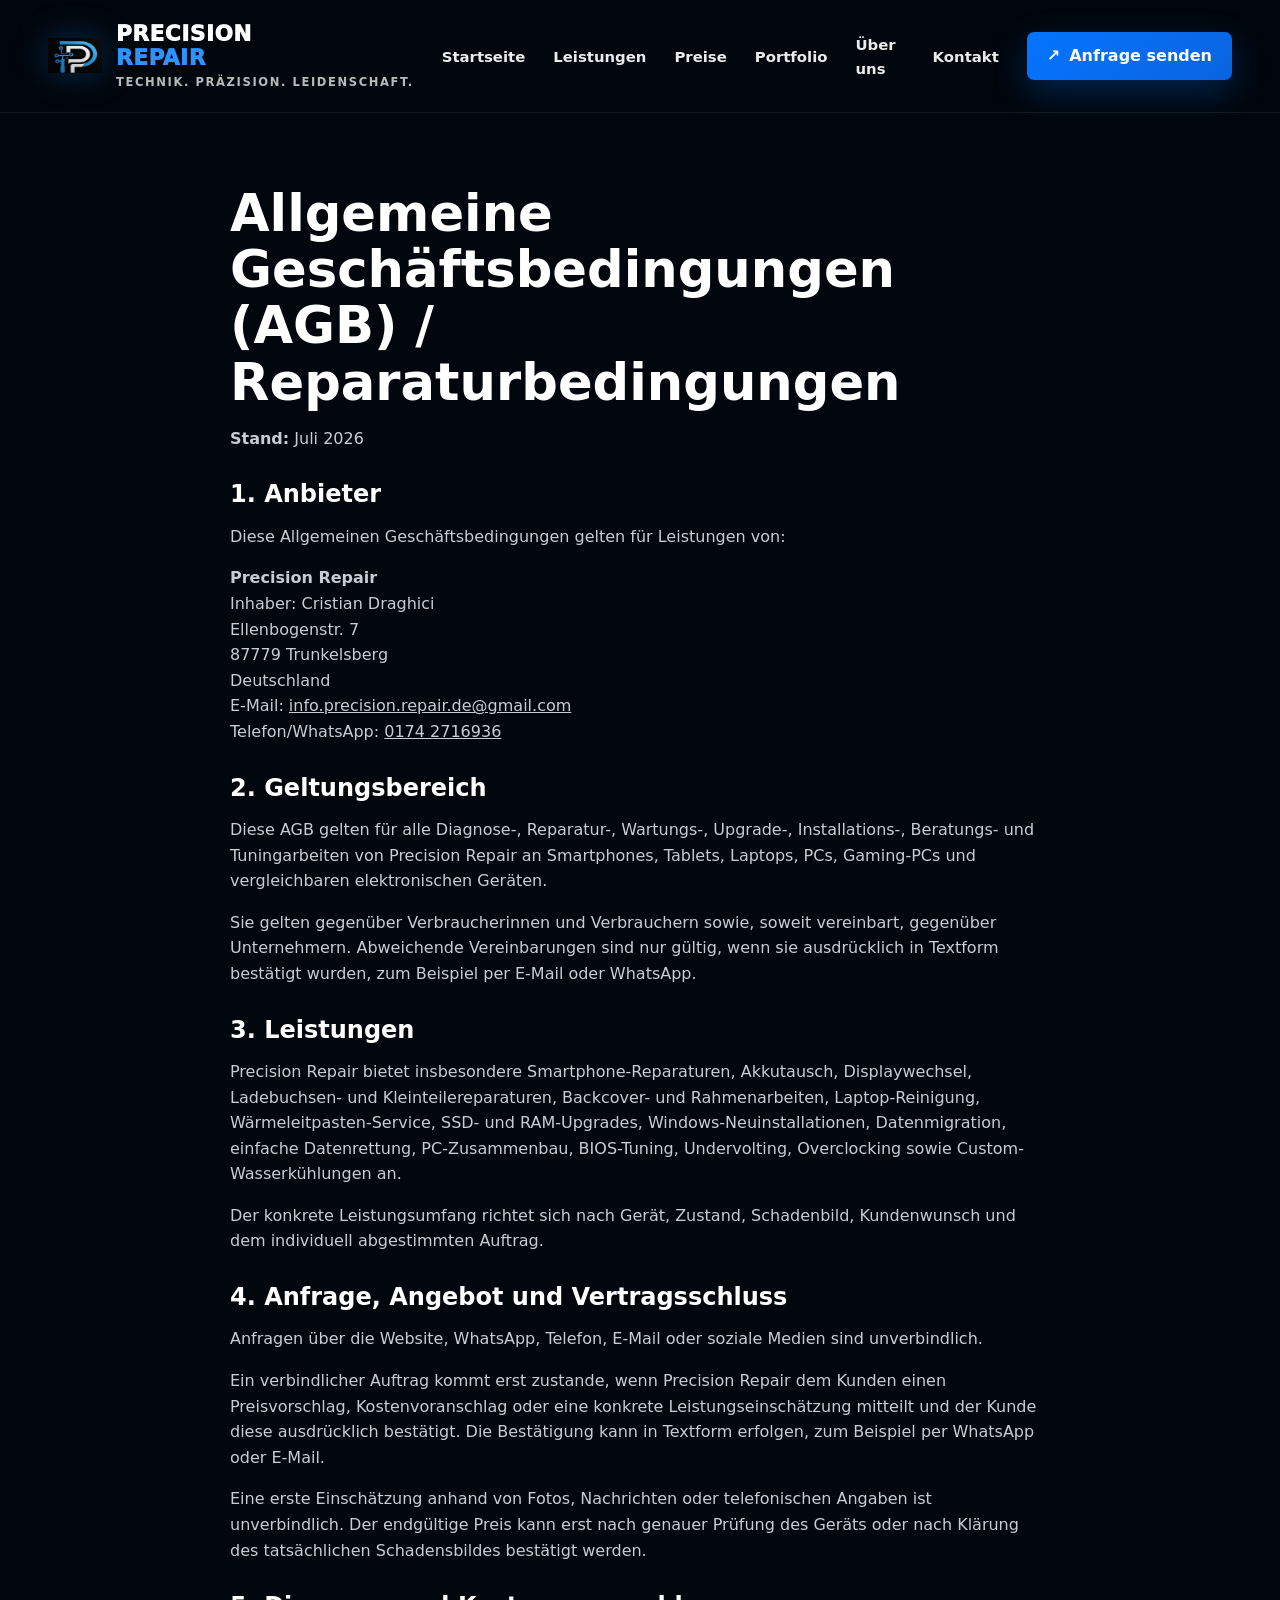
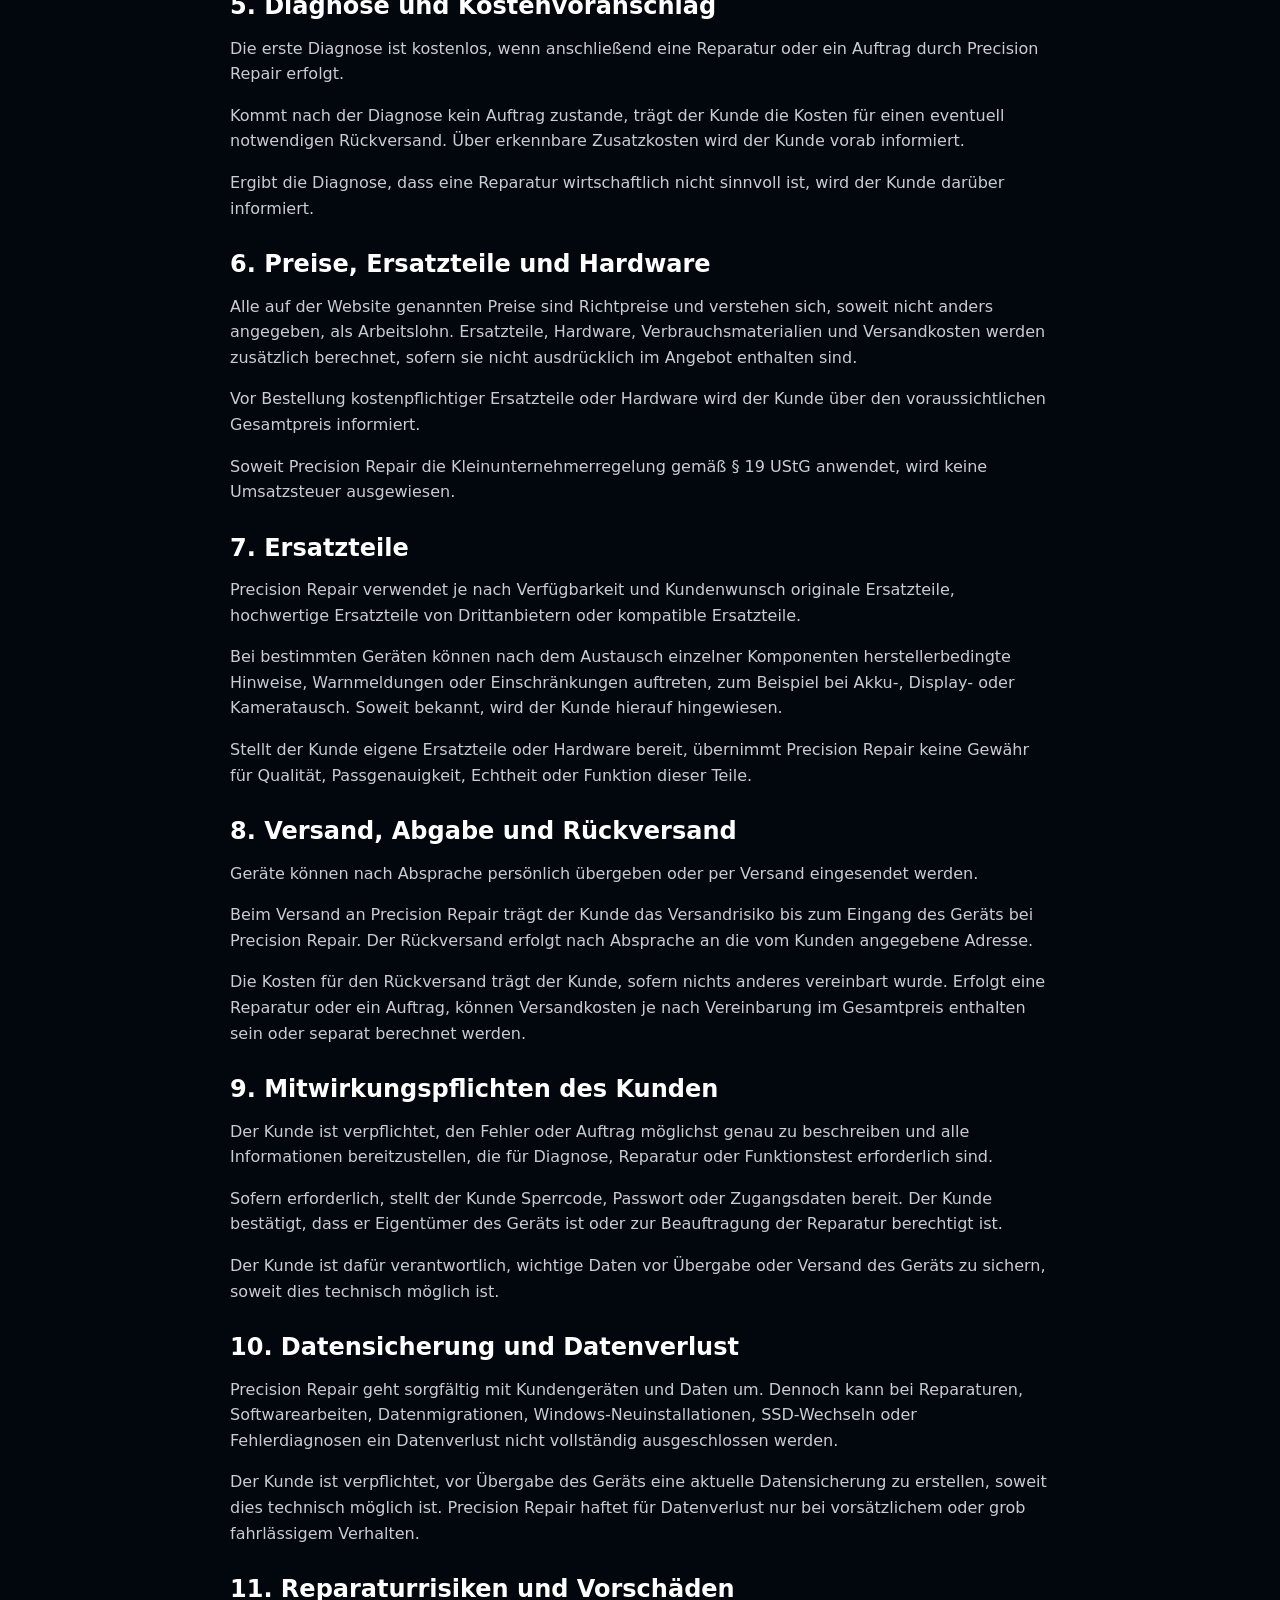
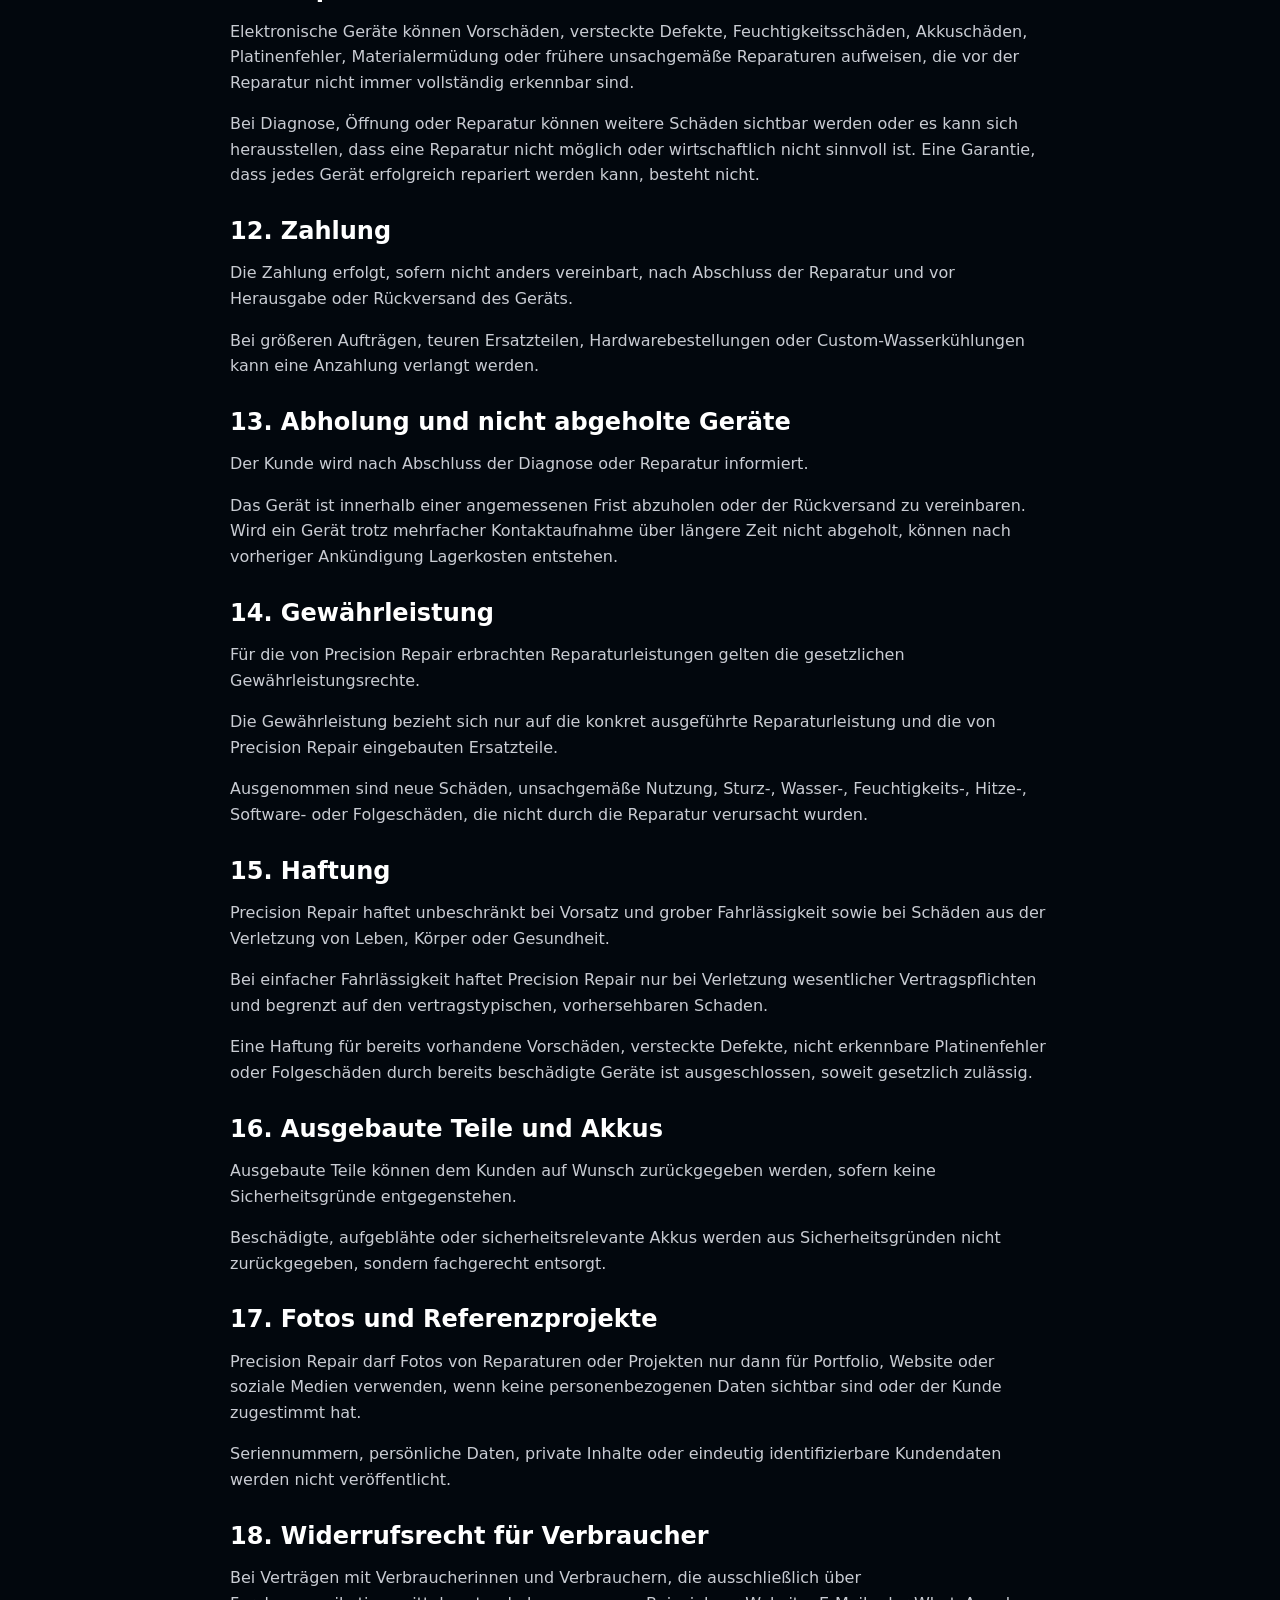
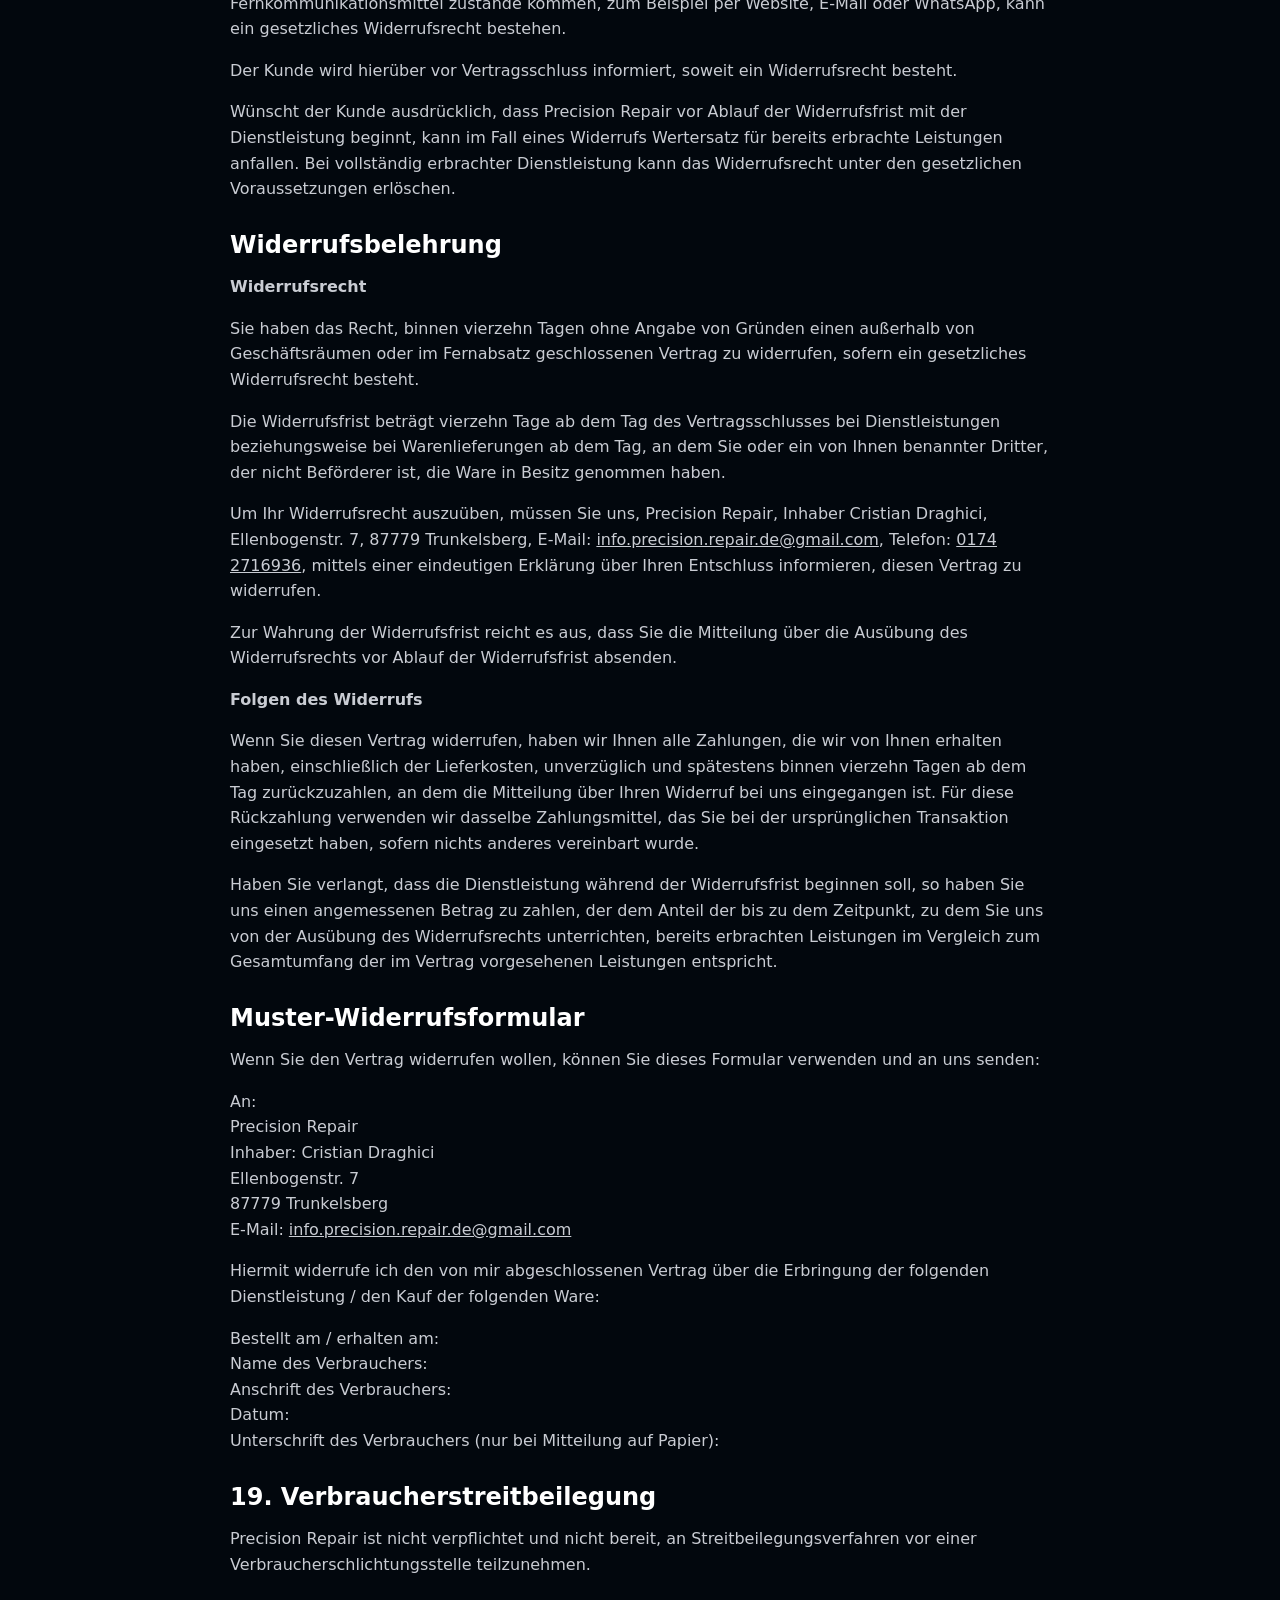
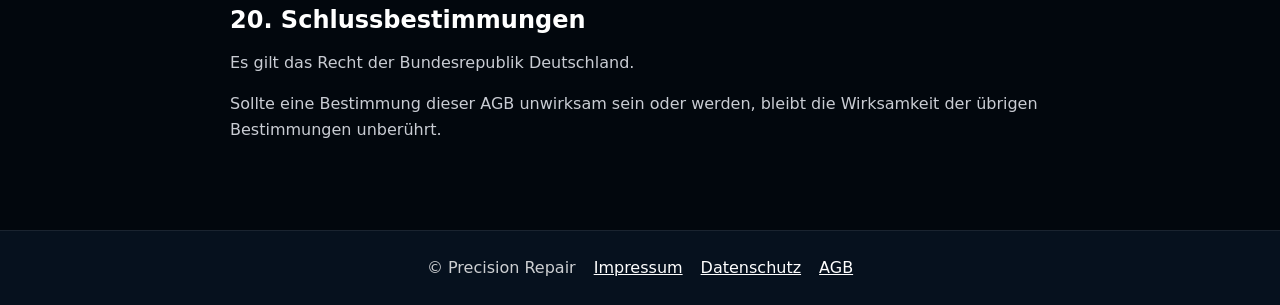
<file: agb.html>
<!doctype html>
<html lang="de">
<head>
  <meta charset="utf-8">
  <meta name="viewport" content="width=device-width, initial-scale=1">
  <title>AGB / Reparaturbedingungen | Precision Repair</title>
  <meta name="robots" content="noindex, follow">
  <link rel="icon" href="assets/img/favicon.svg" type="image/svg+xml">
  <link rel="stylesheet" href="assets/css/styles.css">
</head>
<body>
  <header class="site-header" data-header><div class="container header-inner"><a class="brand" href="index.html"><img src="public/images/precision-repair-logo.png" alt="" width="44" height="44"><span>Precision Repair</span></a><button class="nav-toggle" type="button" aria-controls="primary-nav" aria-expanded="false" data-nav-toggle><span></span><span></span><span></span><span class="sr-only">Menü öffnen</span></button><nav class="primary-nav" id="primary-nav" data-nav><a href="index.html">Startseite</a><a href="leistungen.html">Leistungen</a><a href="preise.html">Preise</a><a href="portfolio.html">Portfolio</a><a href="ueber-uns.html">Über uns</a><a href="kontakt.html">Kontakt</a></nav></div></header>
  <main class="legal-page">
    <div class="container narrow">
      <h1>Allgemeine Geschäftsbedingungen (AGB) / Reparaturbedingungen</h1>
      <p><strong>Stand:</strong> Juli 2026</p>

      <h2>1. Anbieter</h2>
      <p>Diese Allgemeinen Geschäftsbedingungen gelten für Leistungen von:</p>
      <p><strong>Precision Repair</strong><br>Inhaber: Cristian Draghici<br>Ellenbogenstr. 7<br>87779 Trunkelsberg<br>Deutschland<br>E-Mail: <a href="mailto:info.precision.repair.de@gmail.com">info.precision.repair.de@gmail.com</a><br>Telefon/WhatsApp: <a href="tel:+491742716936">0174 2716936</a></p>

      <h2>2. Geltungsbereich</h2>
      <p>Diese AGB gelten für alle Diagnose-, Reparatur-, Wartungs-, Upgrade-, Installations-, Beratungs- und Tuningarbeiten von Precision Repair an Smartphones, Tablets, Laptops, PCs, Gaming-PCs und vergleichbaren elektronischen Geräten.</p>
      <p>Sie gelten gegenüber Verbraucherinnen und Verbrauchern sowie, soweit vereinbart, gegenüber Unternehmern. Abweichende Vereinbarungen sind nur gültig, wenn sie ausdrücklich in Textform bestätigt wurden, zum Beispiel per E-Mail oder WhatsApp.</p>

      <h2>3. Leistungen</h2>
      <p>Precision Repair bietet insbesondere Smartphone-Reparaturen, Akkutausch, Displaywechsel, Ladebuchsen- und Kleinteilereparaturen, Backcover- und Rahmenarbeiten, Laptop-Reinigung, Wärmeleitpasten-Service, SSD- und RAM-Upgrades, Windows-Neuinstallationen, Datenmigration, einfache Datenrettung, PC-Zusammenbau, BIOS-Tuning, Undervolting, Overclocking sowie Custom-Wasserkühlungen an.</p>
      <p>Der konkrete Leistungsumfang richtet sich nach Gerät, Zustand, Schadenbild, Kundenwunsch und dem individuell abgestimmten Auftrag.</p>

      <h2>4. Anfrage, Angebot und Vertragsschluss</h2>
      <p>Anfragen über die Website, WhatsApp, Telefon, E-Mail oder soziale Medien sind unverbindlich.</p>
      <p>Ein verbindlicher Auftrag kommt erst zustande, wenn Precision Repair dem Kunden einen Preisvorschlag, Kostenvoranschlag oder eine konkrete Leistungseinschätzung mitteilt und der Kunde diese ausdrücklich bestätigt. Die Bestätigung kann in Textform erfolgen, zum Beispiel per WhatsApp oder E-Mail.</p>
      <p>Eine erste Einschätzung anhand von Fotos, Nachrichten oder telefonischen Angaben ist unverbindlich. Der endgültige Preis kann erst nach genauer Prüfung des Geräts oder nach Klärung des tatsächlichen Schadensbildes bestätigt werden.</p>

      <h2>5. Diagnose und Kostenvoranschlag</h2>
      <p>Die erste Diagnose ist kostenlos, wenn anschließend eine Reparatur oder ein Auftrag durch Precision Repair erfolgt.</p>
      <p>Kommt nach der Diagnose kein Auftrag zustande, trägt der Kunde die Kosten für einen eventuell notwendigen Rückversand. Über erkennbare Zusatzkosten wird der Kunde vorab informiert.</p>
      <p>Ergibt die Diagnose, dass eine Reparatur wirtschaftlich nicht sinnvoll ist, wird der Kunde darüber informiert.</p>

      <h2>6. Preise, Ersatzteile und Hardware</h2>
      <p>Alle auf der Website genannten Preise sind Richtpreise und verstehen sich, soweit nicht anders angegeben, als Arbeitslohn. Ersatzteile, Hardware, Verbrauchsmaterialien und Versandkosten werden zusätzlich berechnet, sofern sie nicht ausdrücklich im Angebot enthalten sind.</p>
      <p>Vor Bestellung kostenpflichtiger Ersatzteile oder Hardware wird der Kunde über den voraussichtlichen Gesamtpreis informiert.</p>
      <p>Soweit Precision Repair die Kleinunternehmerregelung gemäß § 19 UStG anwendet, wird keine Umsatzsteuer ausgewiesen.</p>

      <h2>7. Ersatzteile</h2>
      <p>Precision Repair verwendet je nach Verfügbarkeit und Kundenwunsch originale Ersatzteile, hochwertige Ersatzteile von Drittanbietern oder kompatible Ersatzteile.</p>
      <p>Bei bestimmten Geräten können nach dem Austausch einzelner Komponenten herstellerbedingte Hinweise, Warnmeldungen oder Einschränkungen auftreten, zum Beispiel bei Akku-, Display- oder Kameratausch. Soweit bekannt, wird der Kunde hierauf hingewiesen.</p>
      <p>Stellt der Kunde eigene Ersatzteile oder Hardware bereit, übernimmt Precision Repair keine Gewähr für Qualität, Passgenauigkeit, Echtheit oder Funktion dieser Teile.</p>

      <h2>8. Versand, Abgabe und Rückversand</h2>
      <p>Geräte können nach Absprache persönlich übergeben oder per Versand eingesendet werden.</p>
      <p>Beim Versand an Precision Repair trägt der Kunde das Versandrisiko bis zum Eingang des Geräts bei Precision Repair. Der Rückversand erfolgt nach Absprache an die vom Kunden angegebene Adresse.</p>
      <p>Die Kosten für den Rückversand trägt der Kunde, sofern nichts anderes vereinbart wurde. Erfolgt eine Reparatur oder ein Auftrag, können Versandkosten je nach Vereinbarung im Gesamtpreis enthalten sein oder separat berechnet werden.</p>

      <h2>9. Mitwirkungspflichten des Kunden</h2>
      <p>Der Kunde ist verpflichtet, den Fehler oder Auftrag möglichst genau zu beschreiben und alle Informationen bereitzustellen, die für Diagnose, Reparatur oder Funktionstest erforderlich sind.</p>
      <p>Sofern erforderlich, stellt der Kunde Sperrcode, Passwort oder Zugangsdaten bereit. Der Kunde bestätigt, dass er Eigentümer des Geräts ist oder zur Beauftragung der Reparatur berechtigt ist.</p>
      <p>Der Kunde ist dafür verantwortlich, wichtige Daten vor Übergabe oder Versand des Geräts zu sichern, soweit dies technisch möglich ist.</p>

      <h2>10. Datensicherung und Datenverlust</h2>
      <p>Precision Repair geht sorgfältig mit Kundengeräten und Daten um. Dennoch kann bei Reparaturen, Softwarearbeiten, Datenmigrationen, Windows-Neuinstallationen, SSD-Wechseln oder Fehlerdiagnosen ein Datenverlust nicht vollständig ausgeschlossen werden.</p>
      <p>Der Kunde ist verpflichtet, vor Übergabe des Geräts eine aktuelle Datensicherung zu erstellen, soweit dies technisch möglich ist. Precision Repair haftet für Datenverlust nur bei vorsätzlichem oder grob fahrlässigem Verhalten.</p>

      <h2>11. Reparaturrisiken und Vorschäden</h2>
      <p>Elektronische Geräte können Vorschäden, versteckte Defekte, Feuchtigkeitsschäden, Akkuschäden, Platinenfehler, Materialermüdung oder frühere unsachgemäße Reparaturen aufweisen, die vor der Reparatur nicht immer vollständig erkennbar sind.</p>
      <p>Bei Diagnose, Öffnung oder Reparatur können weitere Schäden sichtbar werden oder es kann sich herausstellen, dass eine Reparatur nicht möglich oder wirtschaftlich nicht sinnvoll ist. Eine Garantie, dass jedes Gerät erfolgreich repariert werden kann, besteht nicht.</p>

      <h2>12. Zahlung</h2>
      <p>Die Zahlung erfolgt, sofern nicht anders vereinbart, nach Abschluss der Reparatur und vor Herausgabe oder Rückversand des Geräts.</p>
      <p>Bei größeren Aufträgen, teuren Ersatzteilen, Hardwarebestellungen oder Custom-Wasserkühlungen kann eine Anzahlung verlangt werden.</p>

      <h2>13. Abholung und nicht abgeholte Geräte</h2>
      <p>Der Kunde wird nach Abschluss der Diagnose oder Reparatur informiert.</p>
      <p>Das Gerät ist innerhalb einer angemessenen Frist abzuholen oder der Rückversand zu vereinbaren. Wird ein Gerät trotz mehrfacher Kontaktaufnahme über längere Zeit nicht abgeholt, können nach vorheriger Ankündigung Lagerkosten entstehen.</p>

      <h2>14. Gewährleistung</h2>
      <p>Für die von Precision Repair erbrachten Reparaturleistungen gelten die gesetzlichen Gewährleistungsrechte.</p>
      <p>Die Gewährleistung bezieht sich nur auf die konkret ausgeführte Reparaturleistung und die von Precision Repair eingebauten Ersatzteile.</p>
      <p>Ausgenommen sind neue Schäden, unsachgemäße Nutzung, Sturz-, Wasser-, Feuchtigkeits-, Hitze-, Software- oder Folgeschäden, die nicht durch die Reparatur verursacht wurden.</p>

      <h2>15. Haftung</h2>
      <p>Precision Repair haftet unbeschränkt bei Vorsatz und grober Fahrlässigkeit sowie bei Schäden aus der Verletzung von Leben, Körper oder Gesundheit.</p>
      <p>Bei einfacher Fahrlässigkeit haftet Precision Repair nur bei Verletzung wesentlicher Vertragspflichten und begrenzt auf den vertragstypischen, vorhersehbaren Schaden.</p>
      <p>Eine Haftung für bereits vorhandene Vorschäden, versteckte Defekte, nicht erkennbare Platinenfehler oder Folgeschäden durch bereits beschädigte Geräte ist ausgeschlossen, soweit gesetzlich zulässig.</p>

      <h2>16. Ausgebaute Teile und Akkus</h2>
      <p>Ausgebaute Teile können dem Kunden auf Wunsch zurückgegeben werden, sofern keine Sicherheitsgründe entgegenstehen.</p>
      <p>Beschädigte, aufgeblähte oder sicherheitsrelevante Akkus werden aus Sicherheitsgründen nicht zurückgegeben, sondern fachgerecht entsorgt.</p>

      <h2>17. Fotos und Referenzprojekte</h2>
      <p>Precision Repair darf Fotos von Reparaturen oder Projekten nur dann für Portfolio, Website oder soziale Medien verwenden, wenn keine personenbezogenen Daten sichtbar sind oder der Kunde zugestimmt hat.</p>
      <p>Seriennummern, persönliche Daten, private Inhalte oder eindeutig identifizierbare Kundendaten werden nicht veröffentlicht.</p>

      <h2>18. Widerrufsrecht für Verbraucher</h2>
      <p>Bei Verträgen mit Verbraucherinnen und Verbrauchern, die ausschließlich über Fernkommunikationsmittel zustande kommen, zum Beispiel per Website, E-Mail oder WhatsApp, kann ein gesetzliches Widerrufsrecht bestehen.</p>
      <p>Der Kunde wird hierüber vor Vertragsschluss informiert, soweit ein Widerrufsrecht besteht.</p>
      <p>Wünscht der Kunde ausdrücklich, dass Precision Repair vor Ablauf der Widerrufsfrist mit der Dienstleistung beginnt, kann im Fall eines Widerrufs Wertersatz für bereits erbrachte Leistungen anfallen. Bei vollständig erbrachter Dienstleistung kann das Widerrufsrecht unter den gesetzlichen Voraussetzungen erlöschen.</p>

      <h2>Widerrufsbelehrung</h2>
      <p><strong>Widerrufsrecht</strong></p>
      <p>Sie haben das Recht, binnen vierzehn Tagen ohne Angabe von Gründen einen außerhalb von Geschäftsräumen oder im Fernabsatz geschlossenen Vertrag zu widerrufen, sofern ein gesetzliches Widerrufsrecht besteht.</p>
      <p>Die Widerrufsfrist beträgt vierzehn Tage ab dem Tag des Vertragsschlusses bei Dienstleistungen beziehungsweise bei Warenlieferungen ab dem Tag, an dem Sie oder ein von Ihnen benannter Dritter, der nicht Beförderer ist, die Ware in Besitz genommen haben.</p>
      <p>Um Ihr Widerrufsrecht auszuüben, müssen Sie uns, Precision Repair, Inhaber Cristian Draghici, Ellenbogenstr. 7, 87779 Trunkelsberg, E-Mail: <a href="mailto:info.precision.repair.de@gmail.com">info.precision.repair.de@gmail.com</a>, Telefon: <a href="tel:+491742716936">0174 2716936</a>, mittels einer eindeutigen Erklärung über Ihren Entschluss informieren, diesen Vertrag zu widerrufen.</p>
      <p>Zur Wahrung der Widerrufsfrist reicht es aus, dass Sie die Mitteilung über die Ausübung des Widerrufsrechts vor Ablauf der Widerrufsfrist absenden.</p>

      <p><strong>Folgen des Widerrufs</strong></p>
      <p>Wenn Sie diesen Vertrag widerrufen, haben wir Ihnen alle Zahlungen, die wir von Ihnen erhalten haben, einschließlich der Lieferkosten, unverzüglich und spätestens binnen vierzehn Tagen ab dem Tag zurückzuzahlen, an dem die Mitteilung über Ihren Widerruf bei uns eingegangen ist. Für diese Rückzahlung verwenden wir dasselbe Zahlungsmittel, das Sie bei der ursprünglichen Transaktion eingesetzt haben, sofern nichts anderes vereinbart wurde.</p>
      <p>Haben Sie verlangt, dass die Dienstleistung während der Widerrufsfrist beginnen soll, so haben Sie uns einen angemessenen Betrag zu zahlen, der dem Anteil der bis zu dem Zeitpunkt, zu dem Sie uns von der Ausübung des Widerrufsrechts unterrichten, bereits erbrachten Leistungen im Vergleich zum Gesamtumfang der im Vertrag vorgesehenen Leistungen entspricht.</p>

      <h2>Muster-Widerrufsformular</h2>
      <p>Wenn Sie den Vertrag widerrufen wollen, können Sie dieses Formular verwenden und an uns senden:</p>
      <p>An:<br>Precision Repair<br>Inhaber: Cristian Draghici<br>Ellenbogenstr. 7<br>87779 Trunkelsberg<br>E-Mail: <a href="mailto:info.precision.repair.de@gmail.com">info.precision.repair.de@gmail.com</a></p>
      <p>Hiermit widerrufe ich den von mir abgeschlossenen Vertrag über die Erbringung der folgenden Dienstleistung / den Kauf der folgenden Ware:</p>
      <p>Bestellt am / erhalten am:<br>Name des Verbrauchers:<br>Anschrift des Verbrauchers:<br>Datum:<br>Unterschrift des Verbrauchers (nur bei Mitteilung auf Papier):</p>

      <h2>19. Verbraucherstreitbeilegung</h2>
      <p>Precision Repair ist nicht verpflichtet und nicht bereit, an Streitbeilegungsverfahren vor einer Verbraucherschlichtungsstelle teilzunehmen.</p>

      <h2>20. Schlussbestimmungen</h2>
      <p>Es gilt das Recht der Bundesrepublik Deutschland.</p>
      <p>Sollte eine Bestimmung dieser AGB unwirksam sein oder werden, bleibt die Wirksamkeit der übrigen Bestimmungen unberührt.</p>
    </div>
  </main>
  <footer class="site-footer compact"><div class="container footer-bottom"><span>© Precision Repair</span><a href="impressum.html">Impressum</a><a href="datenschutz.html">Datenschutz</a><a href="agb.html">AGB</a></div></footer>
  <script src="assets/js/main.js?v=20260703-13"></script>
</body>
</html>
</file>
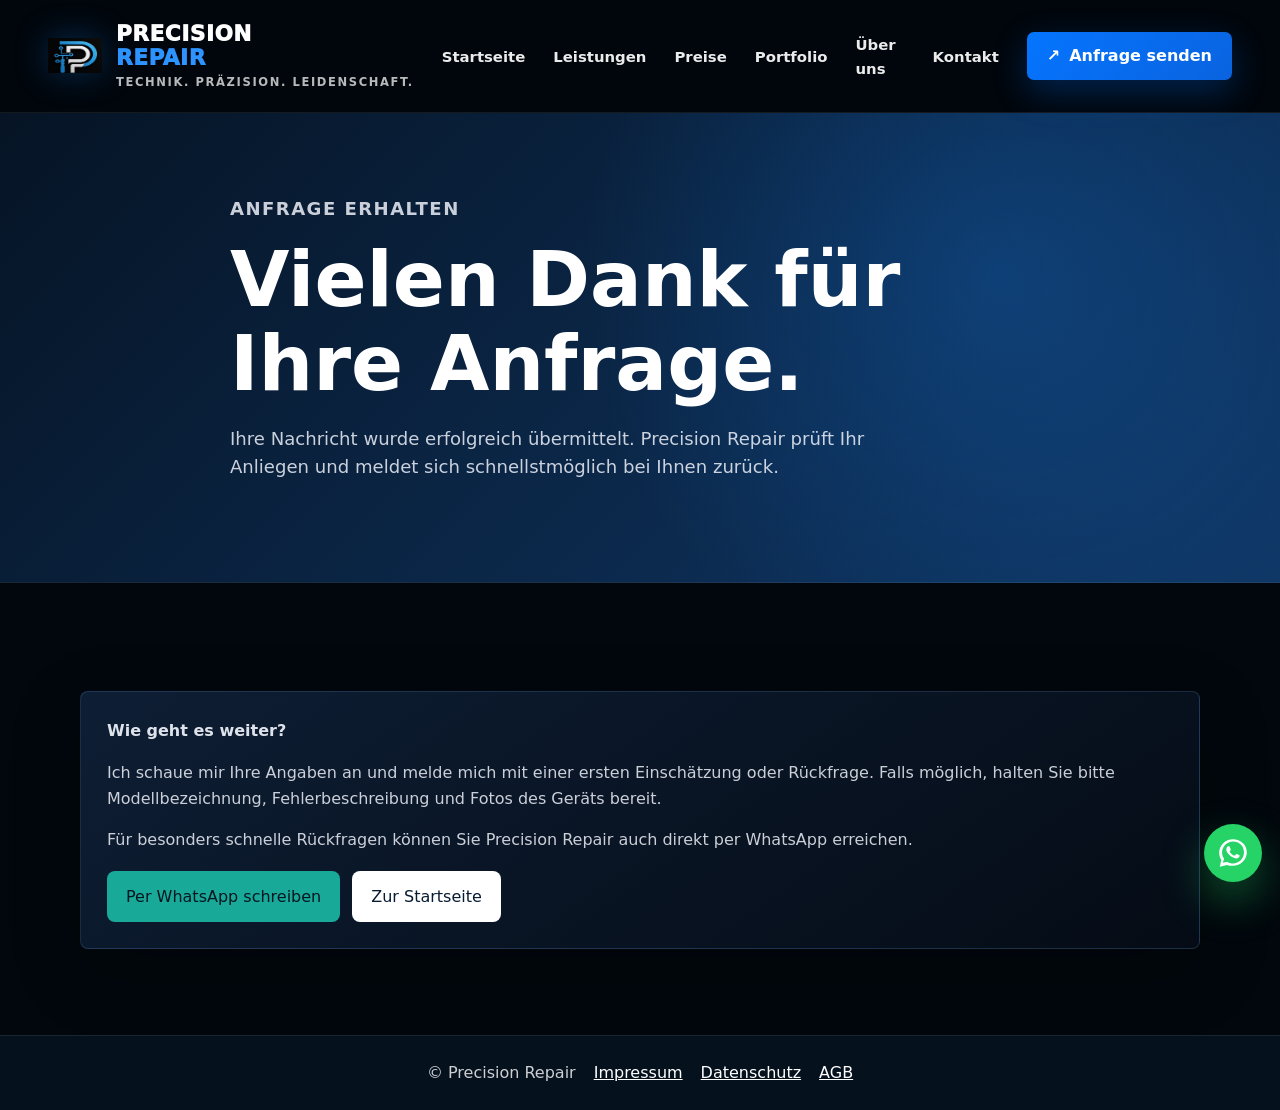
<file: danke.html>
<!doctype html>
<html lang="de">
<head>
  <meta charset="utf-8">
  <meta name="viewport" content="width=device-width, initial-scale=1">
  <title>Vielen Dank | Precision Repair</title>
  <meta name="robots" content="noindex, follow">
  <link rel="icon" href="assets/img/favicon.svg" type="image/svg+xml">
  <link rel="stylesheet" href="assets/css/styles.css?v=20260702-4">
</head>
<body>
  <header class="site-header" data-header>
    <div class="container header-inner">
      <a class="brand" href="index.html"><img src="public/images/precision-repair-logo.png" alt="" width="44" height="44"><span>Precision Repair</span></a>
      <button class="nav-toggle" type="button" aria-controls="primary-nav" aria-expanded="false" data-nav-toggle><span></span><span></span><span></span><span class="sr-only">Menü öffnen</span></button>
      <nav class="primary-nav" id="primary-nav" data-nav>
        <a href="index.html">Startseite</a><a href="leistungen.html">Leistungen</a><a href="preise.html">Preise</a><a href="portfolio.html">Portfolio</a><a href="ueber-uns.html">Über uns</a><a href="kontakt.html">Kontakt</a>
      </nav>
    </div>
  </header>
  <main>
    <section class="page-hero">
      <div class="container narrow">
        <p class="eyebrow">Anfrage erhalten</p>
        <h1>Vielen Dank für Ihre Anfrage.</h1>
        <p>Ihre Nachricht wurde erfolgreich übermittelt. Precision Repair prüft Ihr Anliegen und meldet sich schnellstmöglich bei Ihnen zurück.</p>
      </div>
    </section>
    <section class="section">
      <div class="container notice">
        <strong>Wie geht es weiter?</strong>
        <p>Ich schaue mir Ihre Angaben an und melde mich mit einer ersten Einschätzung oder Rückfrage. Falls möglich, halten Sie bitte Modellbezeichnung, Fehlerbeschreibung und Fotos des Geräts bereit.</p>
        <p>Für besonders schnelle Rückfragen können Sie Precision Repair auch direkt per WhatsApp erreichen.</p>
        <div style="display:flex;flex-wrap:wrap;gap:12px;margin-top:18px;">
          <a class="btn btn-primary" href="https://wa.me/491742716936?text=Hallo%20Precision%20Repair%2C%20ich%20habe%20eine%20Anfrage%20%C3%BCber%20die%20Website%20gesendet." target="_blank" rel="noopener">Per WhatsApp schreiben</a>
          <a class="btn btn-secondary" href="index.html">Zur Startseite</a>
        </div>
      </div>
    </section>
  </main>
  <footer class="site-footer compact"><div class="container footer-bottom"><span>© Precision Repair</span><a href="impressum.html">Impressum</a><a href="datenschutz.html">Datenschutz</a><a href="agb.html">AGB</a></div></footer>
  <a class="whatsapp-float" href="https://wa.me/491742716936?text=Hallo%20Precision%20Repair%2C%20ich%20m%C3%B6chte%20eine%20Reparatur%20anfragen." target="_blank" rel="noopener" aria-label="WhatsApp Nachricht senden">WA</a>
  <script src="assets/js/main.js?v=20260705-2"></script>
</body>
</html>
</file>
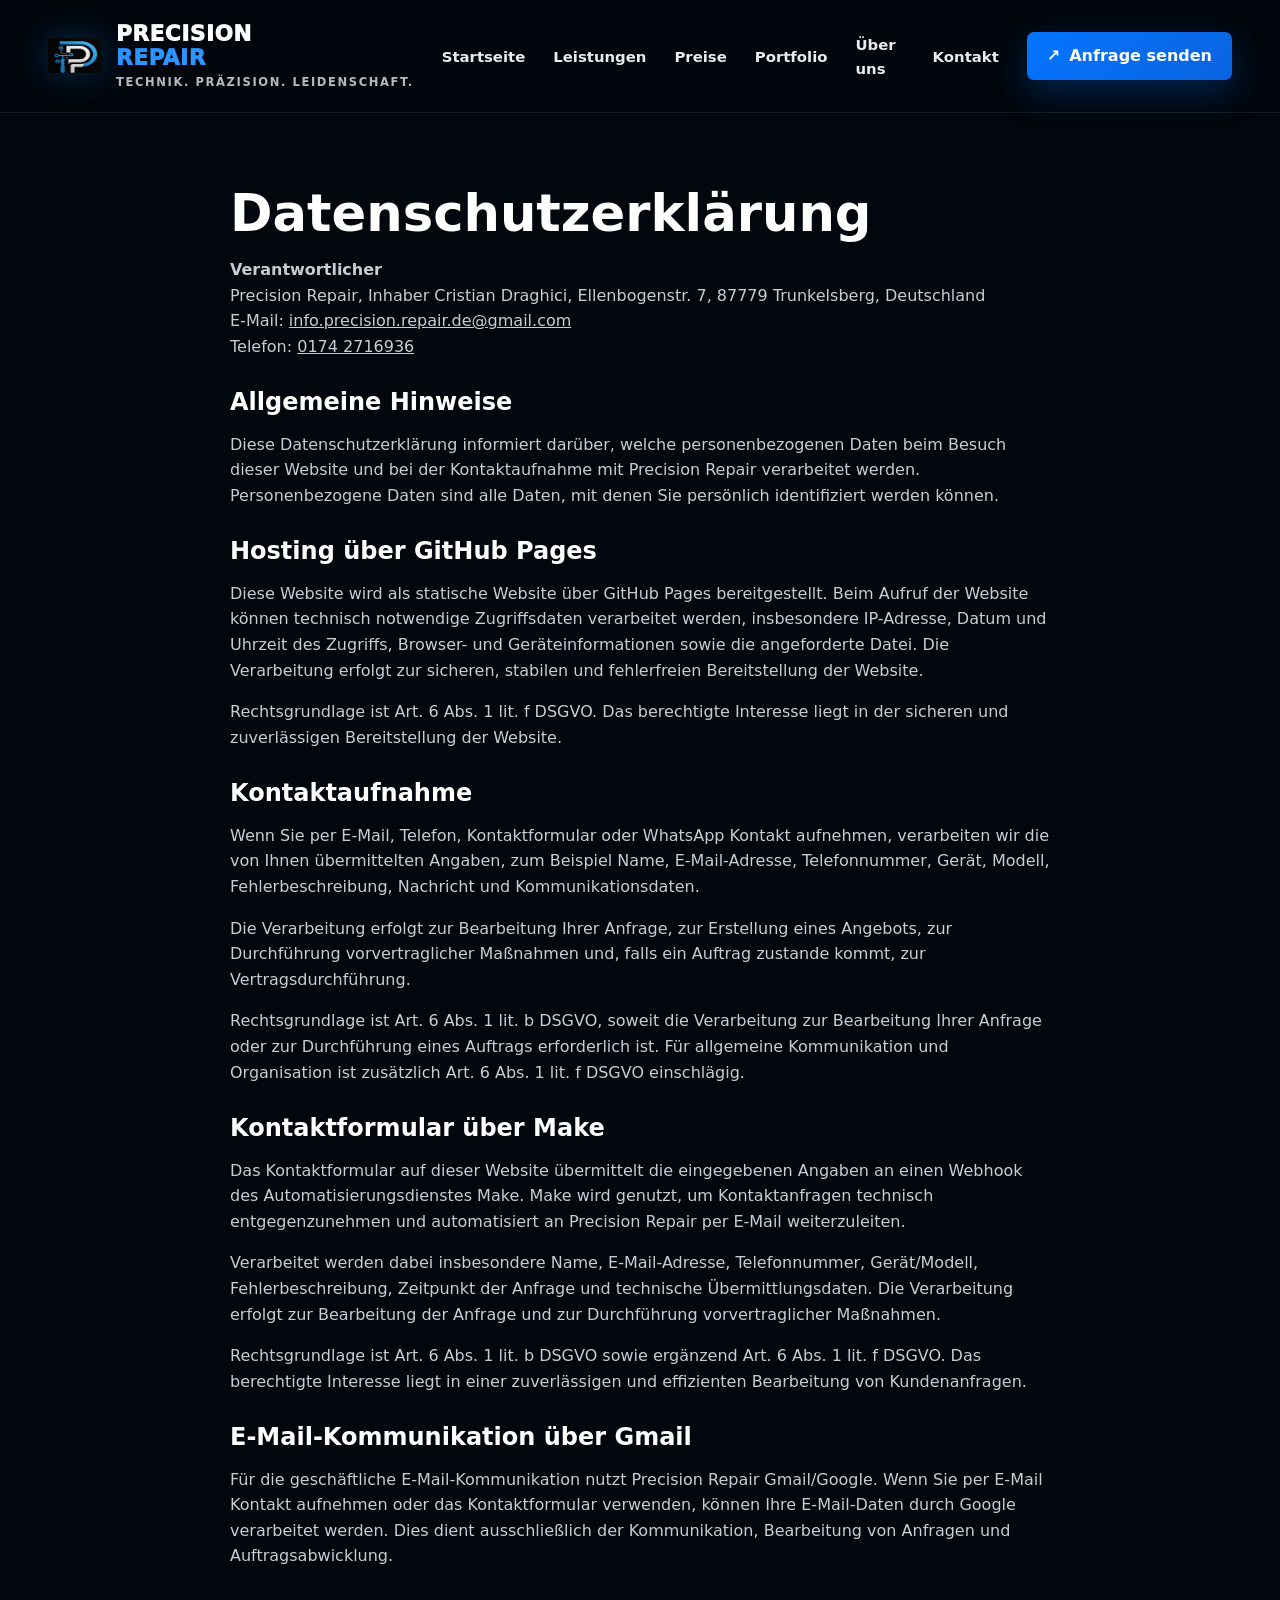
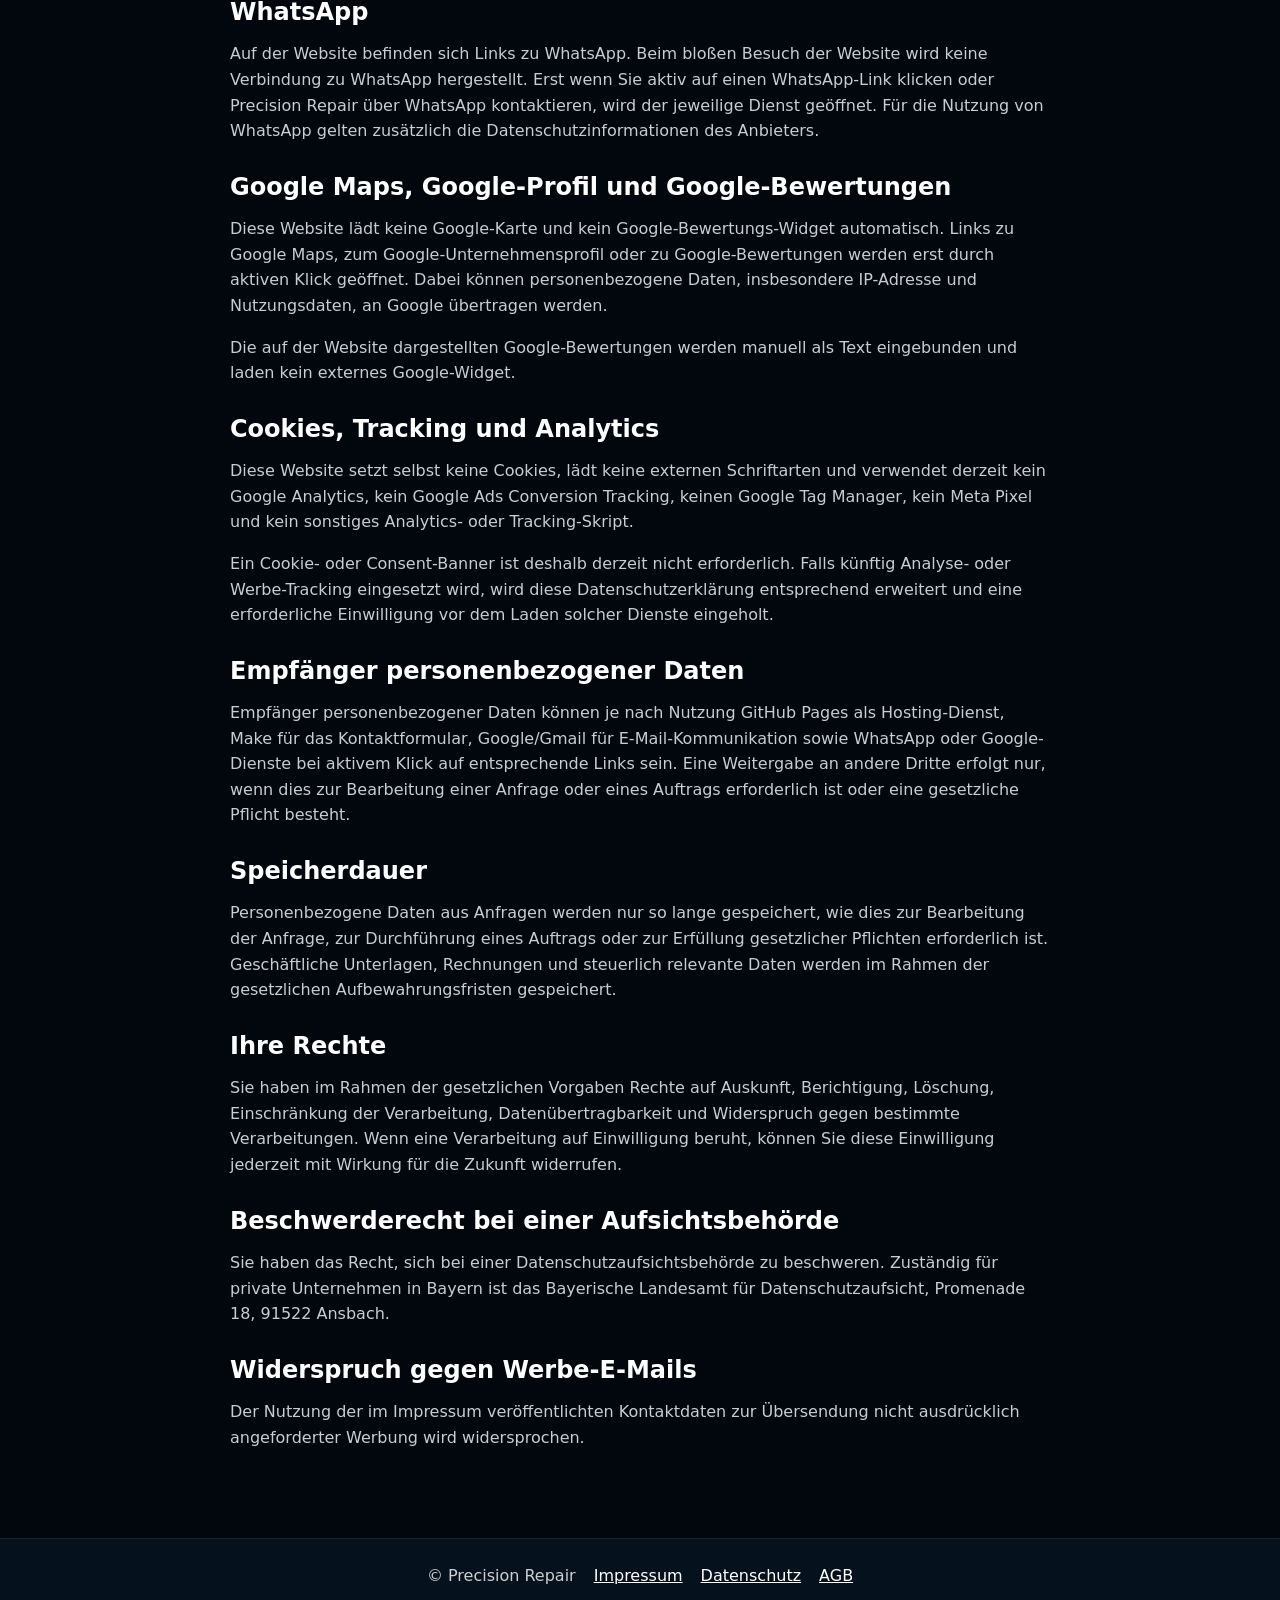
<file: datenschutz.html>
<!doctype html>
<html lang="de">
<head>
  <meta charset="utf-8">
  <meta name="viewport" content="width=device-width, initial-scale=1">
  <title>Datenschutz | Precision Repair</title>
  <meta name="robots" content="noindex, follow">
  <link rel="icon" href="assets/img/favicon.svg" type="image/svg+xml">
  <link rel="stylesheet" href="assets/css/styles.css">
</head>
<body>
  <header class="site-header" data-header><div class="container header-inner"><a class="brand" href="index.html"><img src="public/images/precision-repair-logo.png" alt="" width="44" height="44"><span>Precision Repair</span></a><button class="nav-toggle" type="button" aria-controls="primary-nav" aria-expanded="false" data-nav-toggle><span></span><span></span><span class="sr-only">Menü öffnen</span></button><nav class="primary-nav" id="primary-nav" data-nav><a href="index.html">Startseite</a><a href="leistungen.html">Leistungen</a><a href="preise.html">Preise</a><a href="portfolio.html">Portfolio</a><a href="ueber-uns.html">Über uns</a><a href="kontakt.html">Kontakt</a></nav></div></header>
  <main class="legal-page"><div class="container narrow">
    <h1>Datenschutzerklärung</h1>
    <p><strong>Verantwortlicher</strong><br>Precision Repair, Inhaber Cristian Draghici, Ellenbogenstr. 7, 87779 Trunkelsberg, Deutschland<br>E-Mail: <a href="mailto:info.precision.repair.de@gmail.com">info.precision.repair.de@gmail.com</a><br>Telefon: <a href="tel:+491742716936">0174 2716936</a></p>

    <h2>Allgemeine Hinweise</h2>
    <p>Diese Datenschutzerklärung informiert darüber, welche personenbezogenen Daten beim Besuch dieser Website und bei der Kontaktaufnahme mit Precision Repair verarbeitet werden. Personenbezogene Daten sind alle Daten, mit denen Sie persönlich identifiziert werden können.</p>

    <h2>Hosting über GitHub Pages</h2>
    <p>Diese Website wird als statische Website über GitHub Pages bereitgestellt. Beim Aufruf der Website können technisch notwendige Zugriffsdaten verarbeitet werden, insbesondere IP-Adresse, Datum und Uhrzeit des Zugriffs, Browser- und Geräteinformationen sowie die angeforderte Datei. Die Verarbeitung erfolgt zur sicheren, stabilen und fehlerfreien Bereitstellung der Website.</p>
    <p>Rechtsgrundlage ist Art. 6 Abs. 1 lit. f DSGVO. Das berechtigte Interesse liegt in der sicheren und zuverlässigen Bereitstellung der Website.</p>

    <h2>Kontaktaufnahme</h2>
    <p>Wenn Sie per E-Mail, Telefon, Kontaktformular oder WhatsApp Kontakt aufnehmen, verarbeiten wir die von Ihnen übermittelten Angaben, zum Beispiel Name, E-Mail-Adresse, Telefonnummer, Gerät, Modell, Fehlerbeschreibung, Nachricht und Kommunikationsdaten.</p>
    <p>Die Verarbeitung erfolgt zur Bearbeitung Ihrer Anfrage, zur Erstellung eines Angebots, zur Durchführung vorvertraglicher Maßnahmen und, falls ein Auftrag zustande kommt, zur Vertragsdurchführung.</p>
    <p>Rechtsgrundlage ist Art. 6 Abs. 1 lit. b DSGVO, soweit die Verarbeitung zur Bearbeitung Ihrer Anfrage oder zur Durchführung eines Auftrags erforderlich ist. Für allgemeine Kommunikation und Organisation ist zusätzlich Art. 6 Abs. 1 lit. f DSGVO einschlägig.</p>

    <h2>Kontaktformular über Make</h2>
    <p>Das Kontaktformular auf dieser Website übermittelt die eingegebenen Angaben an einen Webhook des Automatisierungsdienstes Make. Make wird genutzt, um Kontaktanfragen technisch entgegenzunehmen und automatisiert an Precision Repair per E-Mail weiterzuleiten.</p>
    <p>Verarbeitet werden dabei insbesondere Name, E-Mail-Adresse, Telefonnummer, Gerät/Modell, Fehlerbeschreibung, Zeitpunkt der Anfrage und technische Übermittlungsdaten. Die Verarbeitung erfolgt zur Bearbeitung der Anfrage und zur Durchführung vorvertraglicher Maßnahmen.</p>
    <p>Rechtsgrundlage ist Art. 6 Abs. 1 lit. b DSGVO sowie ergänzend Art. 6 Abs. 1 lit. f DSGVO. Das berechtigte Interesse liegt in einer zuverlässigen und effizienten Bearbeitung von Kundenanfragen.</p>

    <h2>E-Mail-Kommunikation über Gmail</h2>
    <p>Für die geschäftliche E-Mail-Kommunikation nutzt Precision Repair Gmail/Google. Wenn Sie per E-Mail Kontakt aufnehmen oder das Kontaktformular verwenden, können Ihre E-Mail-Daten durch Google verarbeitet werden. Dies dient ausschließlich der Kommunikation, Bearbeitung von Anfragen und Auftragsabwicklung.</p>

    <h2>WhatsApp</h2>
    <p>Auf der Website befinden sich Links zu WhatsApp. Beim bloßen Besuch der Website wird keine Verbindung zu WhatsApp hergestellt. Erst wenn Sie aktiv auf einen WhatsApp-Link klicken oder Precision Repair über WhatsApp kontaktieren, wird der jeweilige Dienst geöffnet. Für die Nutzung von WhatsApp gelten zusätzlich die Datenschutzinformationen des Anbieters.</p>

    <h2>Google Maps, Google-Profil und Google-Bewertungen</h2>
    <p>Diese Website lädt keine Google-Karte und kein Google-Bewertungs-Widget automatisch. Links zu Google Maps, zum Google-Unternehmensprofil oder zu Google-Bewertungen werden erst durch aktiven Klick geöffnet. Dabei können personenbezogene Daten, insbesondere IP-Adresse und Nutzungsdaten, an Google übertragen werden.</p>
    <p>Die auf der Website dargestellten Google-Bewertungen werden manuell als Text eingebunden und laden kein externes Google-Widget.</p>

    <h2>Cookies, Tracking und Analytics</h2>
    <p>Diese Website setzt selbst keine Cookies, lädt keine externen Schriftarten und verwendet derzeit kein Google Analytics, kein Google Ads Conversion Tracking, keinen Google Tag Manager, kein Meta Pixel und kein sonstiges Analytics- oder Tracking-Skript.</p>
    <p>Ein Cookie- oder Consent-Banner ist deshalb derzeit nicht erforderlich. Falls künftig Analyse- oder Werbe-Tracking eingesetzt wird, wird diese Datenschutzerklärung entsprechend erweitert und eine erforderliche Einwilligung vor dem Laden solcher Dienste eingeholt.</p>

    <h2>Empfänger personenbezogener Daten</h2>
    <p>Empfänger personenbezogener Daten können je nach Nutzung GitHub Pages als Hosting-Dienst, Make für das Kontaktformular, Google/Gmail für E-Mail-Kommunikation sowie WhatsApp oder Google-Dienste bei aktivem Klick auf entsprechende Links sein. Eine Weitergabe an andere Dritte erfolgt nur, wenn dies zur Bearbeitung einer Anfrage oder eines Auftrags erforderlich ist oder eine gesetzliche Pflicht besteht.</p>

    <h2>Speicherdauer</h2>
    <p>Personenbezogene Daten aus Anfragen werden nur so lange gespeichert, wie dies zur Bearbeitung der Anfrage, zur Durchführung eines Auftrags oder zur Erfüllung gesetzlicher Pflichten erforderlich ist. Geschäftliche Unterlagen, Rechnungen und steuerlich relevante Daten werden im Rahmen der gesetzlichen Aufbewahrungsfristen gespeichert.</p>

    <h2>Ihre Rechte</h2>
    <p>Sie haben im Rahmen der gesetzlichen Vorgaben Rechte auf Auskunft, Berichtigung, Löschung, Einschränkung der Verarbeitung, Datenübertragbarkeit und Widerspruch gegen bestimmte Verarbeitungen. Wenn eine Verarbeitung auf Einwilligung beruht, können Sie diese Einwilligung jederzeit mit Wirkung für die Zukunft widerrufen.</p>

    <h2>Beschwerderecht bei einer Aufsichtsbehörde</h2>
    <p>Sie haben das Recht, sich bei einer Datenschutzaufsichtsbehörde zu beschweren. Zuständig für private Unternehmen in Bayern ist das Bayerische Landesamt für Datenschutzaufsicht, Promenade 18, 91522 Ansbach.</p>

    <h2>Widerspruch gegen Werbe-E-Mails</h2>
    <p>Der Nutzung der im Impressum veröffentlichten Kontaktdaten zur Übersendung nicht ausdrücklich angeforderter Werbung wird widersprochen.</p>
  </div></main>
  <footer class="site-footer compact"><div class="container footer-bottom"><span>© Precision Repair</span><a href="impressum.html">Impressum</a><a href="datenschutz.html">Datenschutz</a><a href="agb.html">AGB</a></div></footer>
  <script src="assets/js/main.js?v=20260705-2"></script>
</body>
</html>
</file>
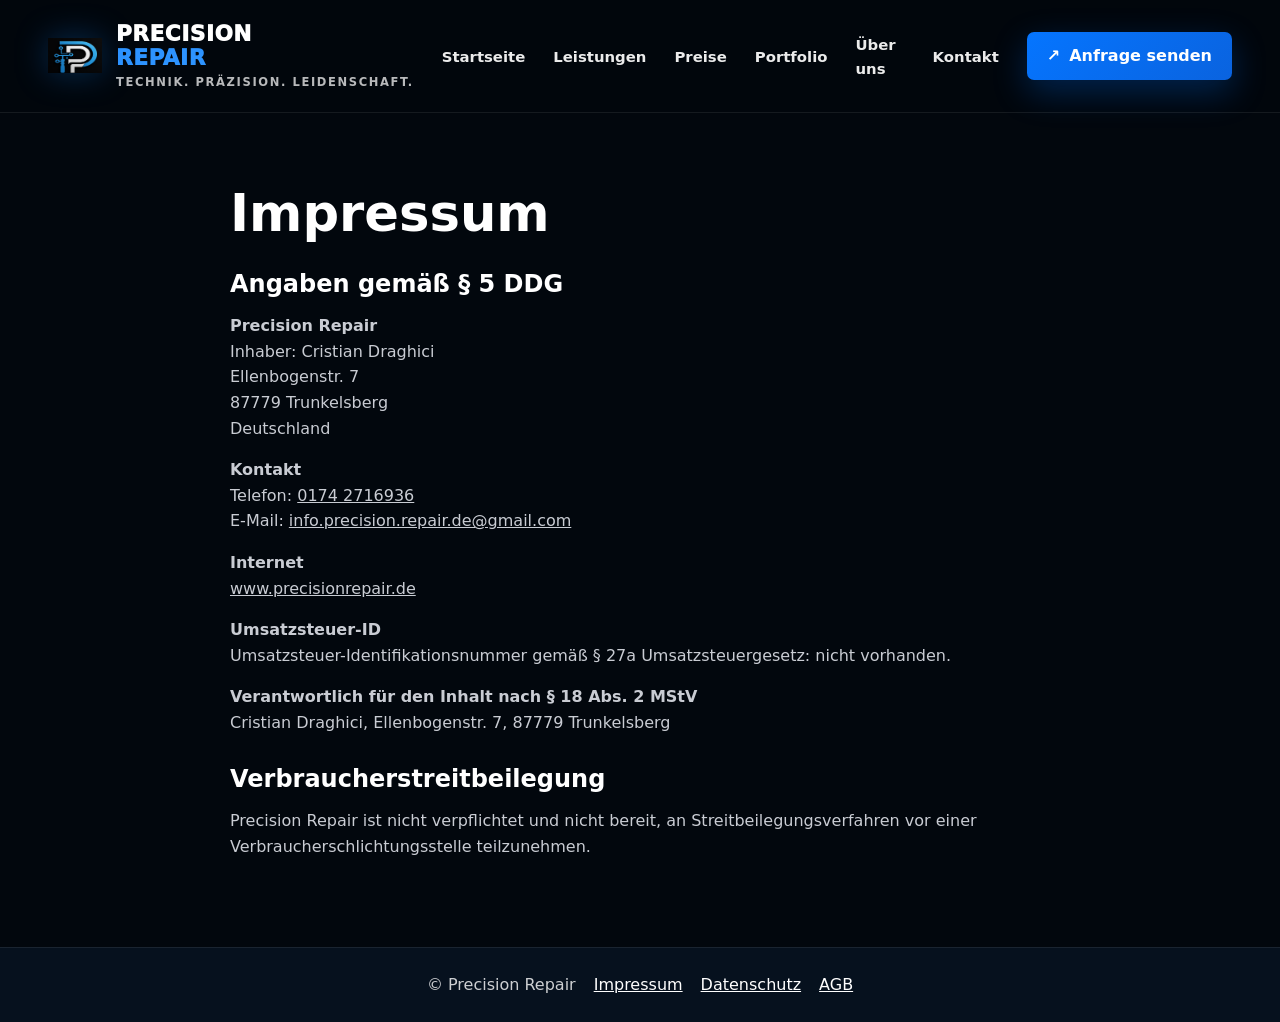
<file: impressum.html>
<!doctype html>
<html lang="de">
<head>
  <meta charset="utf-8">
  <meta name="viewport" content="width=device-width, initial-scale=1">
  <title>Impressum | Precision Repair</title>
  <meta name="robots" content="noindex, follow">
  <link rel="icon" href="assets/img/favicon.svg" type="image/svg+xml">
  <link rel="stylesheet" href="assets/css/styles.css">
</head>
<body>
  <header class="site-header" data-header><div class="container header-inner"><a class="brand" href="index.html"><img src="public/images/precision-repair-logo.png" alt="" width="44" height="44"><span>Precision Repair</span></a><button class="nav-toggle" type="button" aria-controls="primary-nav" aria-expanded="false" data-nav-toggle><span></span><span></span><span></span><span class="sr-only">Menü öffnen</span></button><nav class="primary-nav" id="primary-nav" data-nav><a href="index.html">Startseite</a><a href="leistungen.html">Leistungen</a><a href="preise.html">Preise</a><a href="portfolio.html">Portfolio</a><a href="ueber-uns.html">Über uns</a><a href="kontakt.html">Kontakt</a></nav></div></header>
  <main class="legal-page"><div class="container narrow">
    <h1>Impressum</h1>
    <h2>Angaben gemäß § 5 DDG</h2>
    <p><strong>Precision Repair</strong><br>Inhaber: Cristian Draghici<br>Ellenbogenstr. 7<br>87779 Trunkelsberg<br>Deutschland</p>
    <p><strong>Kontakt</strong><br>Telefon: <a href="tel:+491742716936">0174 2716936</a><br>E-Mail: <a href="mailto:info.precision.repair.de@gmail.com">info.precision.repair.de@gmail.com</a></p>
    <p><strong>Internet</strong><br><a href="https://www.precisionrepair.de/">www.precisionrepair.de</a></p>
    <p><strong>Umsatzsteuer-ID</strong><br>Umsatzsteuer-Identifikationsnummer gemäß § 27a Umsatzsteuergesetz: nicht vorhanden.</p>
    <p><strong>Verantwortlich für den Inhalt nach § 18 Abs. 2 MStV</strong><br>Cristian Draghici, Ellenbogenstr. 7, 87779 Trunkelsberg</p>
    <h2>Verbraucherstreitbeilegung</h2>
    <p>Precision Repair ist nicht verpflichtet und nicht bereit, an Streitbeilegungsverfahren vor einer Verbraucherschlichtungsstelle teilzunehmen.</p>
  </div></main>
  <footer class="site-footer compact"><div class="container footer-bottom"><span>© Precision Repair</span><a href="impressum.html">Impressum</a><a href="datenschutz.html">Datenschutz</a><a href="agb.html">AGB</a></div></footer>
  <script src="assets/js/main.js?v=20260703-13"></script>
</body>
</html>
</file>
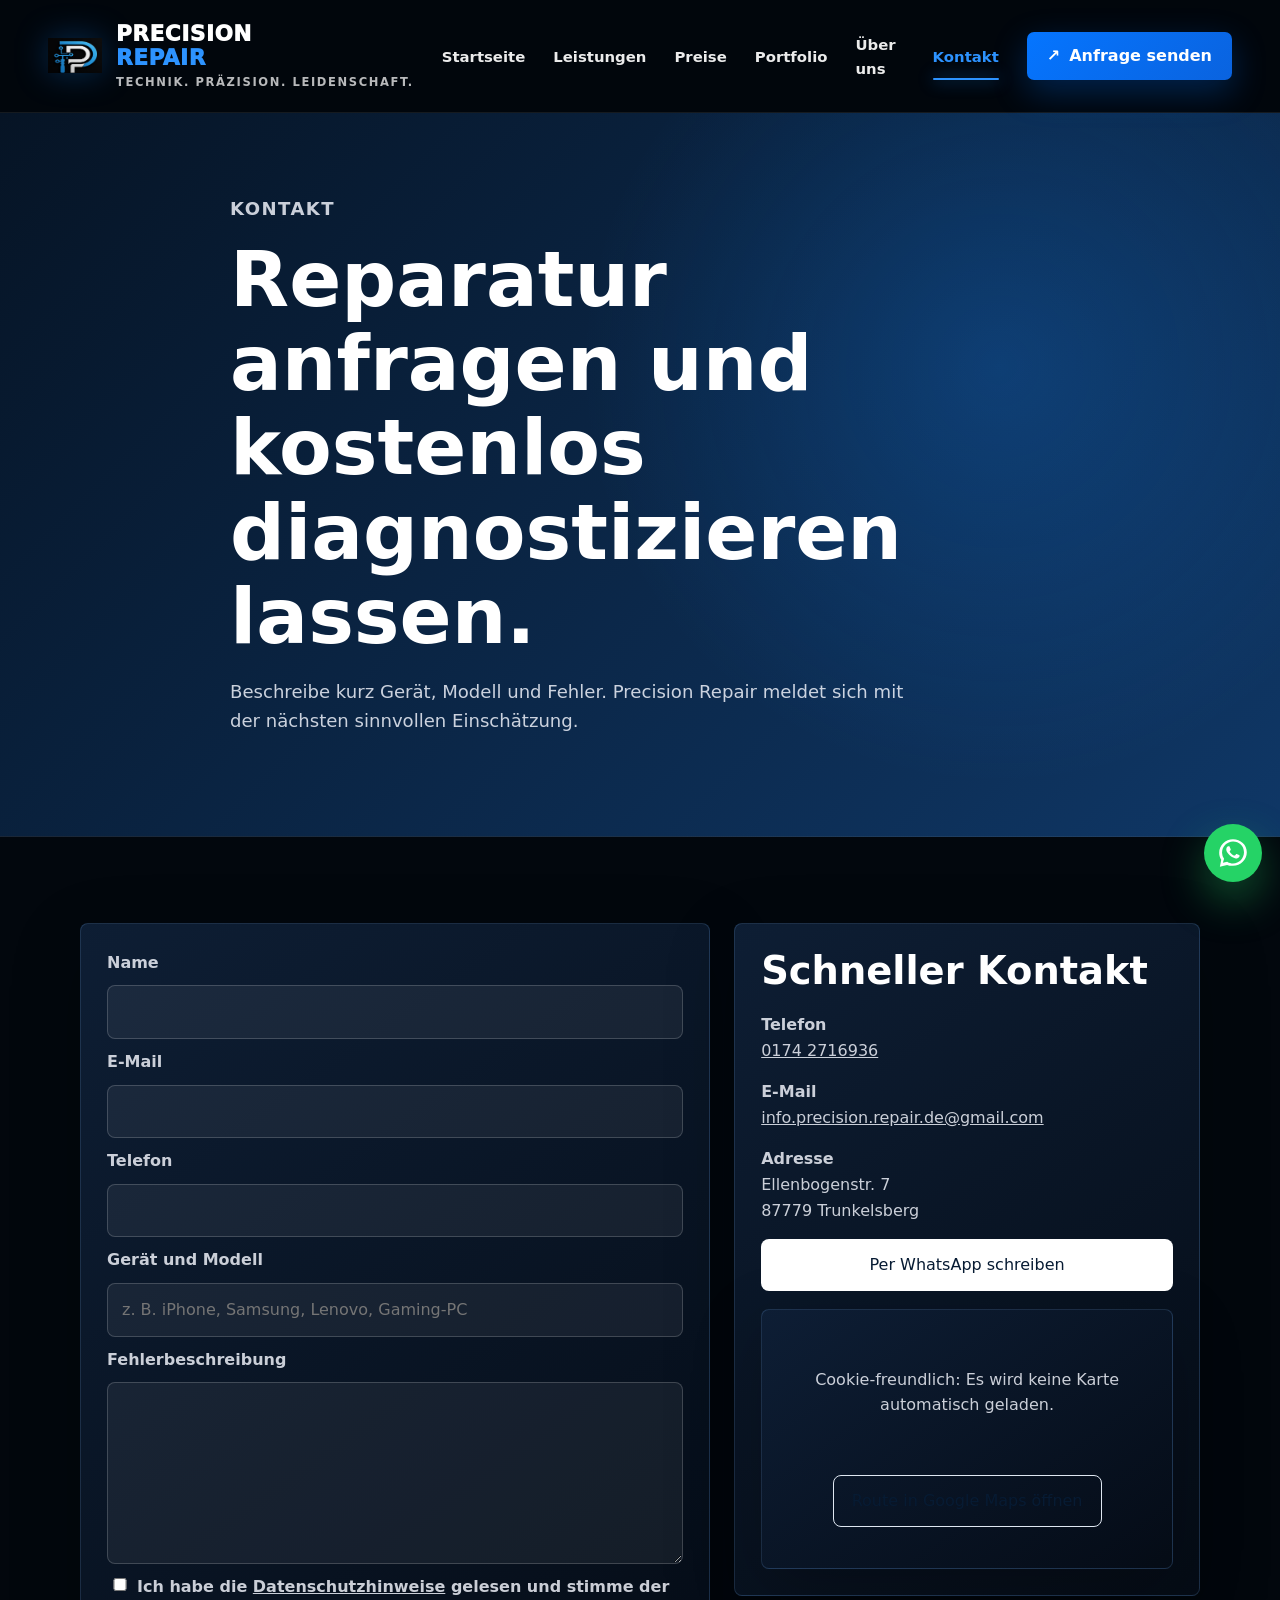
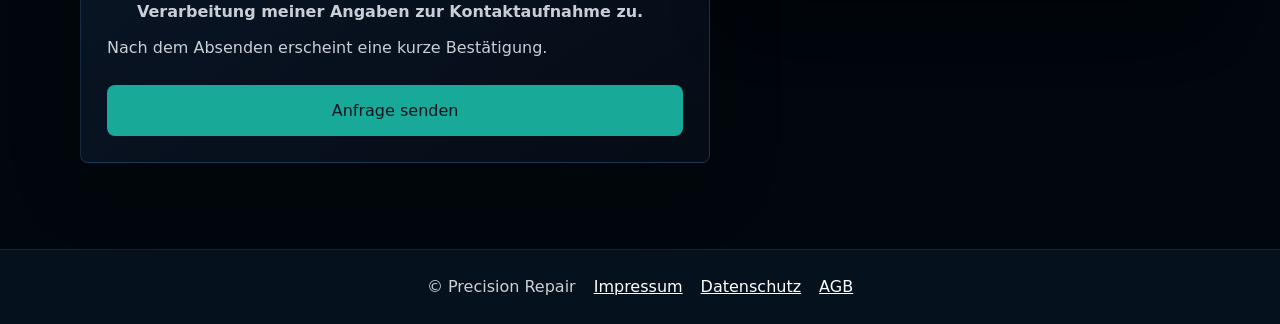
<file: kontakt.html>
<!doctype html>
<html lang="de">
<head>
  <meta charset="utf-8">
  <meta name="viewport" content="width=device-width, initial-scale=1">
  <title>Kontakt | Precision Repair Trunkelsberg bei Memmingen</title>
  <meta name="description" content="Precision Repair kontaktieren: Telefon, WhatsApp oder Kontaktformular für Handy-Reparatur Memmingen, Laptop-Reparatur Memmingen und PC-Reparatur Unterallgäu.">
  <link rel="canonical" href="https://www.precisionrepair.de/kontakt.html">
  <link rel="icon" href="assets/img/favicon.svg" type="image/svg+xml">
  <link rel="stylesheet" href="assets/css/styles.css?v=20260702-4">
</head>
<body>
  <header class="site-header" data-header>
    <div class="container header-inner">
      <a class="brand" href="index.html"><img src="public/images/precision-repair-logo.png" alt="" width="44" height="44"><span>Precision Repair</span></a>
      <button class="nav-toggle" type="button" aria-controls="primary-nav" aria-expanded="false" data-nav-toggle><span></span><span></span><span></span><span class="sr-only">Menü öffnen</span></button>
      <nav class="primary-nav" id="primary-nav" data-nav>
        <a href="index.html">Startseite</a><a href="leistungen.html">Leistungen</a><a href="preise.html">Preise</a><a href="portfolio.html">Portfolio</a><a href="ueber-uns.html">Über uns</a><a class="active" href="kontakt.html">Kontakt</a>
      </nav>
    </div>
  </header>
  <main>
    <section class="page-hero">
      <div class="container narrow">
        <p class="eyebrow">Kontakt</p>
        <h1>Reparatur anfragen und kostenlos diagnostizieren lassen.</h1>
        <p>Beschreibe kurz Gerät, Modell und Fehler. Precision Repair meldet sich mit der nächsten sinnvollen Einschätzung.</p>
      </div>
    </section>
    <section class="section">
      <div class="container contact-grid">
        <form class="contact-form" action="https://hook.eu1.make.com/y4p5yyb9vjkigglqne6lukpcu4l1vkks" method="post" enctype="application/x-www-form-urlencoded" accept-charset="UTF-8">
          <label for="name">Name</label>
          <input id="name" name="name" type="text" autocomplete="name" required>
          <label for="email">E-Mail</label>
          <input id="email" name="email" type="email" autocomplete="email" required>
          <label for="phone">Telefon</label>
          <input id="phone" name="phone" type="tel" autocomplete="tel">
          <label for="device">Gerät und Modell</label>
          <input id="device" name="device" type="text" placeholder="z. B. iPhone, Samsung, Lenovo, Gaming-PC">
          <label for="message">Fehlerbeschreibung</label>
          <textarea id="message" name="message" rows="6" required></textarea>
          <div style="position:absolute;left:-9999px;top:auto;width:1px;height:1px;overflow:hidden;" aria-hidden="true">
            <label for="website">Website</label>
            <input id="website" name="website" type="text" tabindex="-1" autocomplete="off">
          </div>
          <input type="hidden" name="form_name" value="Precision Repair Kontaktformular">
          <input type="hidden" name="source" value="precisionrepair.de">
          <input type="hidden" name="page_url" value="https://www.precisionrepair.de/kontakt.html">
          <label class="checkbox">
            <input name="privacy_accepted" value="ja" type="checkbox" required>
            <span>Ich habe die <a href="datenschutz.html">Datenschutzhinweise</a> gelesen und stimme der Verarbeitung meiner Angaben zur Kontaktaufnahme zu.</span>
          </label>
          <p style="min-height:1.5em;margin:0 0 14px;color:rgba(245,248,255,.78);">Nach dem Absenden erscheint eine kurze Bestätigung.</p>
          <button class="btn btn-primary" type="submit">Anfrage senden</button>
        </form>
        <aside class="contact-panel">
          <h2>Schneller Kontakt</h2>
          <p><strong>Telefon</strong><br><a href="tel:+491742716936">0174 2716936</a></p>
          <p><strong>E-Mail</strong><br><a href="mailto:info.precision.repair.de@gmail.com">info.precision.repair.de@gmail.com</a></p>
          <p><strong>Adresse</strong><br>Ellenbogenstr. 7<br>87779 Trunkelsberg</p>
          <a class="btn btn-secondary full" href="https://wa.me/491742716936?text=Hallo%20Precision%20Repair%2C%20ich%20m%C3%B6chte%20eine%20Reparatur%20anfragen." target="_blank" rel="noopener">Per WhatsApp schreiben</a>
          <div class="map-consent">
            <p>Cookie-freundlich: Es wird keine Karte automatisch geladen.</p>
            <a class="btn btn-ghost" href="https://www.google.com/maps/search/?api=1&query=Ellenbogenstr.%207%2087779%20Trunkelsberg" target="_blank" rel="noopener">Route in Google Maps öffnen</a>
          </div>
        </aside>
      </div>
    </section>
  </main>
  <footer class="site-footer compact"><div class="container footer-bottom"><span>© Precision Repair</span><a href="impressum.html">Impressum</a><a href="datenschutz.html">Datenschutz</a><a href="agb.html">AGB</a></div></footer>
  <a class="whatsapp-float" href="https://wa.me/491742716936?text=Hallo%20Precision%20Repair%2C%20ich%20m%C3%B6chte%20eine%20Reparatur%20anfragen." target="_blank" rel="noopener" aria-label="WhatsApp Nachricht senden">WA</a>
  <script src="assets/js/main.js?v=20260705-3"></script>
</body>
</html>
</file>
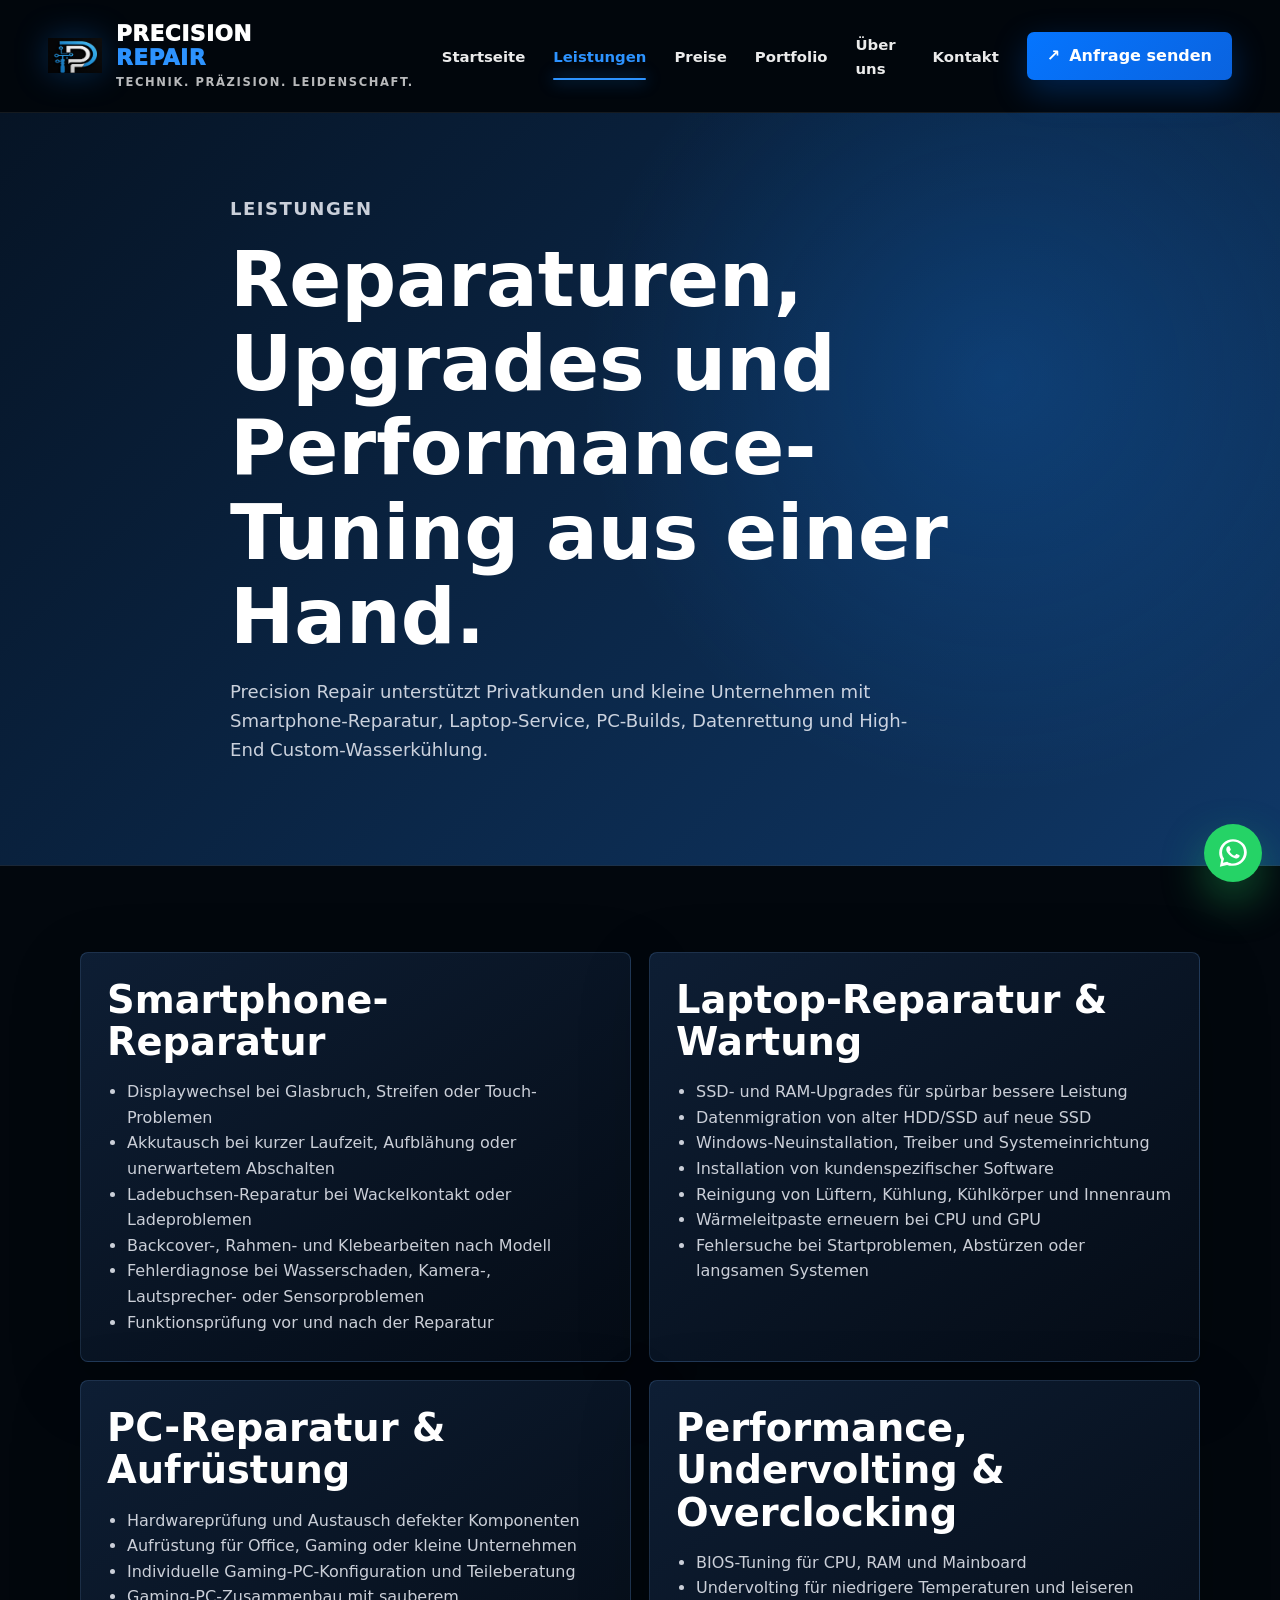
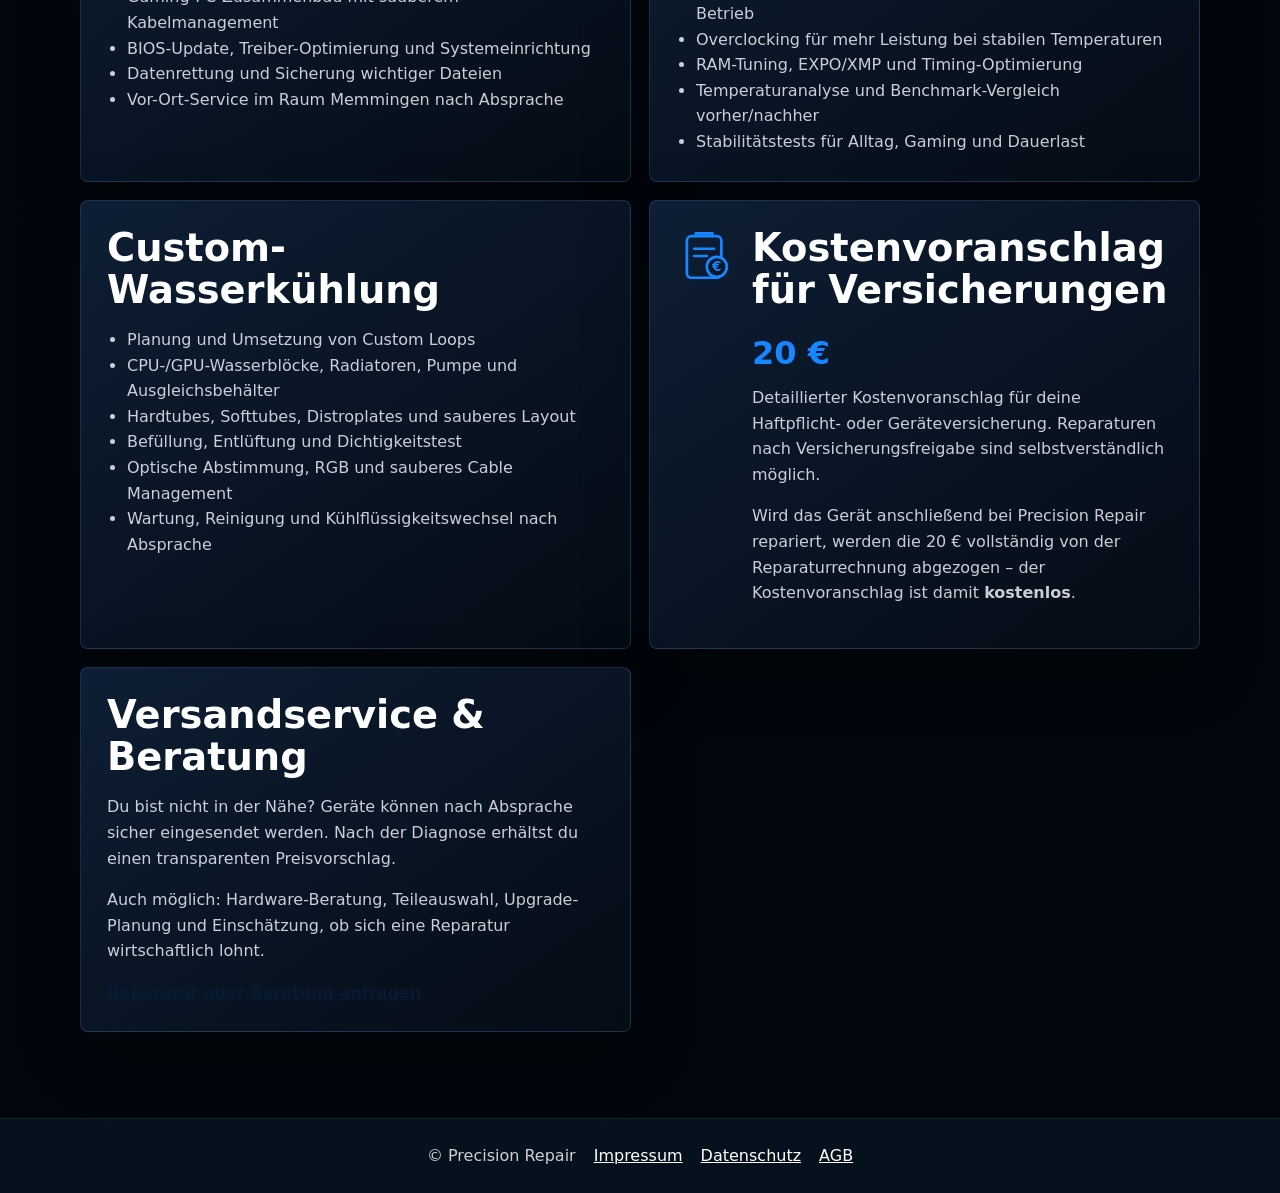
<file: leistungen.html>
<!doctype html>
<html lang="de">
<head>
  <meta charset="utf-8">
  <meta name="viewport" content="width=device-width, initial-scale=1">
  <title>Leistungen | Precision Repair Memmingen</title>
  <meta name="description" content="Smartphone-Reparatur, Laptop-Reparatur, PC-Reparatur, Custom-Wasserkühlung, SSD- und RAM-Upgrades, Windows-Neuinstallation, Datenrettung, BIOS-Tuning, Undervolting und Wartung bei Memmingen.">
  <link rel="canonical" href="https://precisionrepair.de/leistungen.html">
  <link rel="icon" href="assets/img/favicon.svg" type="image/svg+xml">
  <link rel="stylesheet" href="assets/css/styles.css?v=20260702-4">
</head>
<body>
  <header class="site-header" data-header>
    <div class="container header-inner">
      <a class="brand" href="index.html"><img src="public/images/precision-repair-logo.png" alt="" width="44" height="44"><span>Precision Repair</span></a>
      <button class="nav-toggle" type="button" aria-controls="primary-nav" aria-expanded="false" data-nav-toggle><span></span><span></span><span></span><span class="sr-only">Menü öffnen</span></button>
      <nav class="primary-nav" id="primary-nav" data-nav>
        <a href="index.html">Startseite</a><a class="active" href="leistungen.html">Leistungen</a><a href="preise.html">Preise</a><a href="portfolio.html">Portfolio</a><a href="ueber-uns.html">Über uns</a><a href="kontakt.html">Kontakt</a>
      </nav>
    </div>
  </header>
  <main>
    <section class="page-hero">
      <div class="container narrow">
        <p class="eyebrow">Leistungen</p>
        <h1>Reparaturen, Upgrades und Performance-Tuning aus einer Hand.</h1>
        <p>Precision Repair unterstützt Privatkunden und kleine Unternehmen mit Smartphone-Reparatur, Laptop-Service, PC-Builds, Datenrettung und High-End Custom-Wasserkühlung.</p>
      </div>
    </section>

    <section class="section">
      <div class="container detail-grid">
        <article class="detail-card">
          <h2>Smartphone-Reparatur</h2>
          <ul>
            <li>Displaywechsel bei Glasbruch, Streifen oder Touch-Problemen</li>
            <li>Akkutausch bei kurzer Laufzeit, Aufblähung oder unerwartetem Abschalten</li>
            <li>Ladebuchsen-Reparatur bei Wackelkontakt oder Ladeproblemen</li>
            <li>Backcover-, Rahmen- und Klebearbeiten nach Modell</li>
            <li>Fehlerdiagnose bei Wasserschaden, Kamera-, Lautsprecher- oder Sensorproblemen</li>
            <li>Funktionsprüfung vor und nach der Reparatur</li>
          </ul>
        </article>

        <article class="detail-card">
          <h2>Laptop-Reparatur & Wartung</h2>
          <ul>
            <li>SSD- und RAM-Upgrades für spürbar bessere Leistung</li>
            <li>Datenmigration von alter HDD/SSD auf neue SSD</li>
            <li>Windows-Neuinstallation, Treiber und Systemeinrichtung</li>
            <li>Installation von kundenspezifischer Software</li>
            <li>Reinigung von Lüftern, Kühlung, Kühlkörper und Innenraum</li>
            <li>Wärmeleitpaste erneuern bei CPU und GPU</li>
            <li>Fehlersuche bei Startproblemen, Abstürzen oder langsamen Systemen</li>
          </ul>
        </article>

        <article class="detail-card">
          <h2>PC-Reparatur & Aufrüstung</h2>
          <ul>
            <li>Hardwareprüfung und Austausch defekter Komponenten</li>
            <li>Aufrüstung für Office, Gaming oder kleine Unternehmen</li>
            <li>Individuelle Gaming-PC-Konfiguration und Teileberatung</li>
            <li>Gaming-PC-Zusammenbau mit sauberem Kabelmanagement</li>
            <li>BIOS-Update, Treiber-Optimierung und Systemeinrichtung</li>
            <li>Datenrettung und Sicherung wichtiger Dateien</li>
            <li>Vor-Ort-Service im Raum Memmingen nach Absprache</li>
          </ul>
        </article>

        <article class="detail-card">
          <h2>Performance, Undervolting & Overclocking</h2>
          <ul>
            <li>BIOS-Tuning für CPU, RAM und Mainboard</li>
            <li>Undervolting für niedrigere Temperaturen und leiseren Betrieb</li>
            <li>Overclocking für mehr Leistung bei stabilen Temperaturen</li>
            <li>RAM-Tuning, EXPO/XMP und Timing-Optimierung</li>
            <li>Temperaturanalyse und Benchmark-Vergleich vorher/nachher</li>
            <li>Stabilitätstests für Alltag, Gaming und Dauerlast</li>
          </ul>
        </article>

        <article class="detail-card">
          <h2>Custom-Wasserkühlung</h2>
          <ul>
            <li>Planung und Umsetzung von Custom Loops</li>
            <li>CPU-/GPU-Wasserblöcke, Radiatoren, Pumpe und Ausgleichsbehälter</li>
            <li>Hardtubes, Softtubes, Distroplates und sauberes Layout</li>
            <li>Befüllung, Entlüftung und Dichtigkeitstest</li>
            <li>Optische Abstimmung, RGB und sauberes Cable Management</li>
            <li>Wartung, Reinigung und Kühlflüssigkeitswechsel nach Absprache</li>
          </ul>
        </article>

        <article class="detail-card highlight">
          <div style="display:flex;gap:18px;align-items:flex-start;">
            <div aria-hidden="true" style="flex:0 0 58px;width:58px;height:58px;color:#1687ff;">
              <svg viewBox="0 0 64 64" width="58" height="58" fill="none" xmlns="http://www.w3.org/2000/svg"><rect x="12" y="10" width="38" height="46" rx="5" stroke="currentColor" stroke-width="3"/><path d="M22 10V7h18v3M20 24h22M20 32h14" stroke="currentColor" stroke-width="3" stroke-linecap="round"/><circle cx="45" cy="44" r="11" fill="#081727" stroke="currentColor" stroke-width="3"/><text x="45" y="49" text-anchor="middle" font-size="15" font-weight="800" fill="currentColor">€</text></svg>
            </div>
            <div style="min-width:0;flex:1;">
              <div style="display:flex;justify-content:space-between;gap:18px;align-items:flex-start;flex-wrap:wrap;">
                <h2 style="margin-bottom:8px;">Kostenvoranschlag für Versicherungen</h2>
                <strong style="font-size:2rem;line-height:1;color:#1687ff;white-space:nowrap;">20 €</strong>
              </div>
              <p>Detaillierter Kostenvoranschlag für deine Haftpflicht- oder Geräteversicherung. Reparaturen nach Versicherungsfreigabe sind selbstverständlich möglich.</p>
              <p>Wird das Gerät anschließend bei Precision Repair repariert, werden die 20 € vollständig von der Reparaturrechnung abgezogen – der Kostenvoranschlag ist damit <strong>kostenlos</strong>.</p>
            </div>
          </div>
        </article>

        <article class="detail-card highlight">
          <h2>Versandservice & Beratung</h2>
          <p>Du bist nicht in der Nähe? Geräte können nach Absprache sicher eingesendet werden. Nach der Diagnose erhältst du einen transparenten Preisvorschlag.</p>
          <p>Auch möglich: Hardware-Beratung, Teileauswahl, Upgrade-Planung und Einschätzung, ob sich eine Reparatur wirtschaftlich lohnt.</p>
          <a class="text-link" href="kontakt.html">Reparatur oder Beratung anfragen</a>
        </article>
      </div>
    </section>
  </main>
  <footer class="site-footer compact"><div class="container footer-bottom"><span>© Precision Repair</span><a href="impressum.html">Impressum</a><a href="datenschutz.html">Datenschutz</a></div></footer>
  <a class="whatsapp-float" href="https://wa.me/491742716936?text=Hallo%20Precision%20Repair%2C%20ich%20m%C3%B6chte%20eine%20Reparatur%20anfragen." target="_blank" rel="noopener" aria-label="WhatsApp Nachricht senden">WA</a>
  <script src="assets/js/main.js?v=20260702-4"></script>
</body>
</html>
</file>
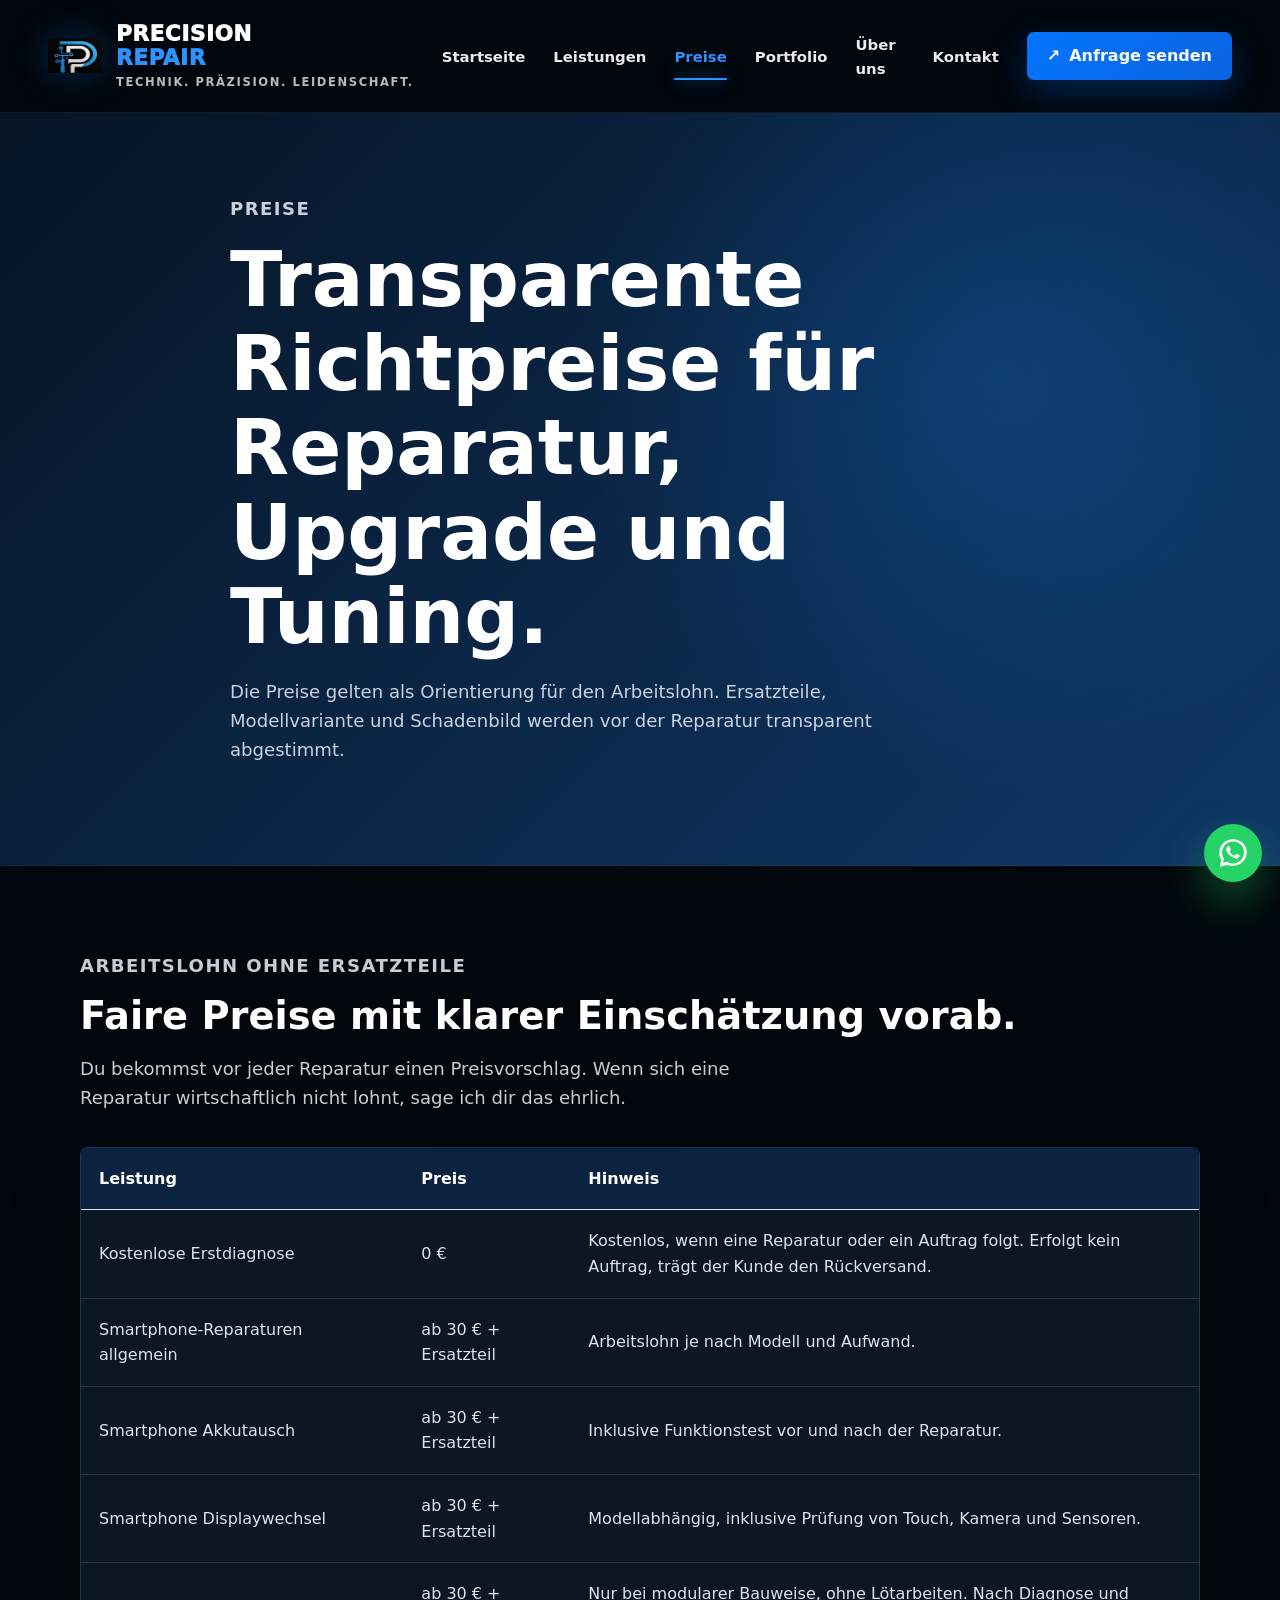
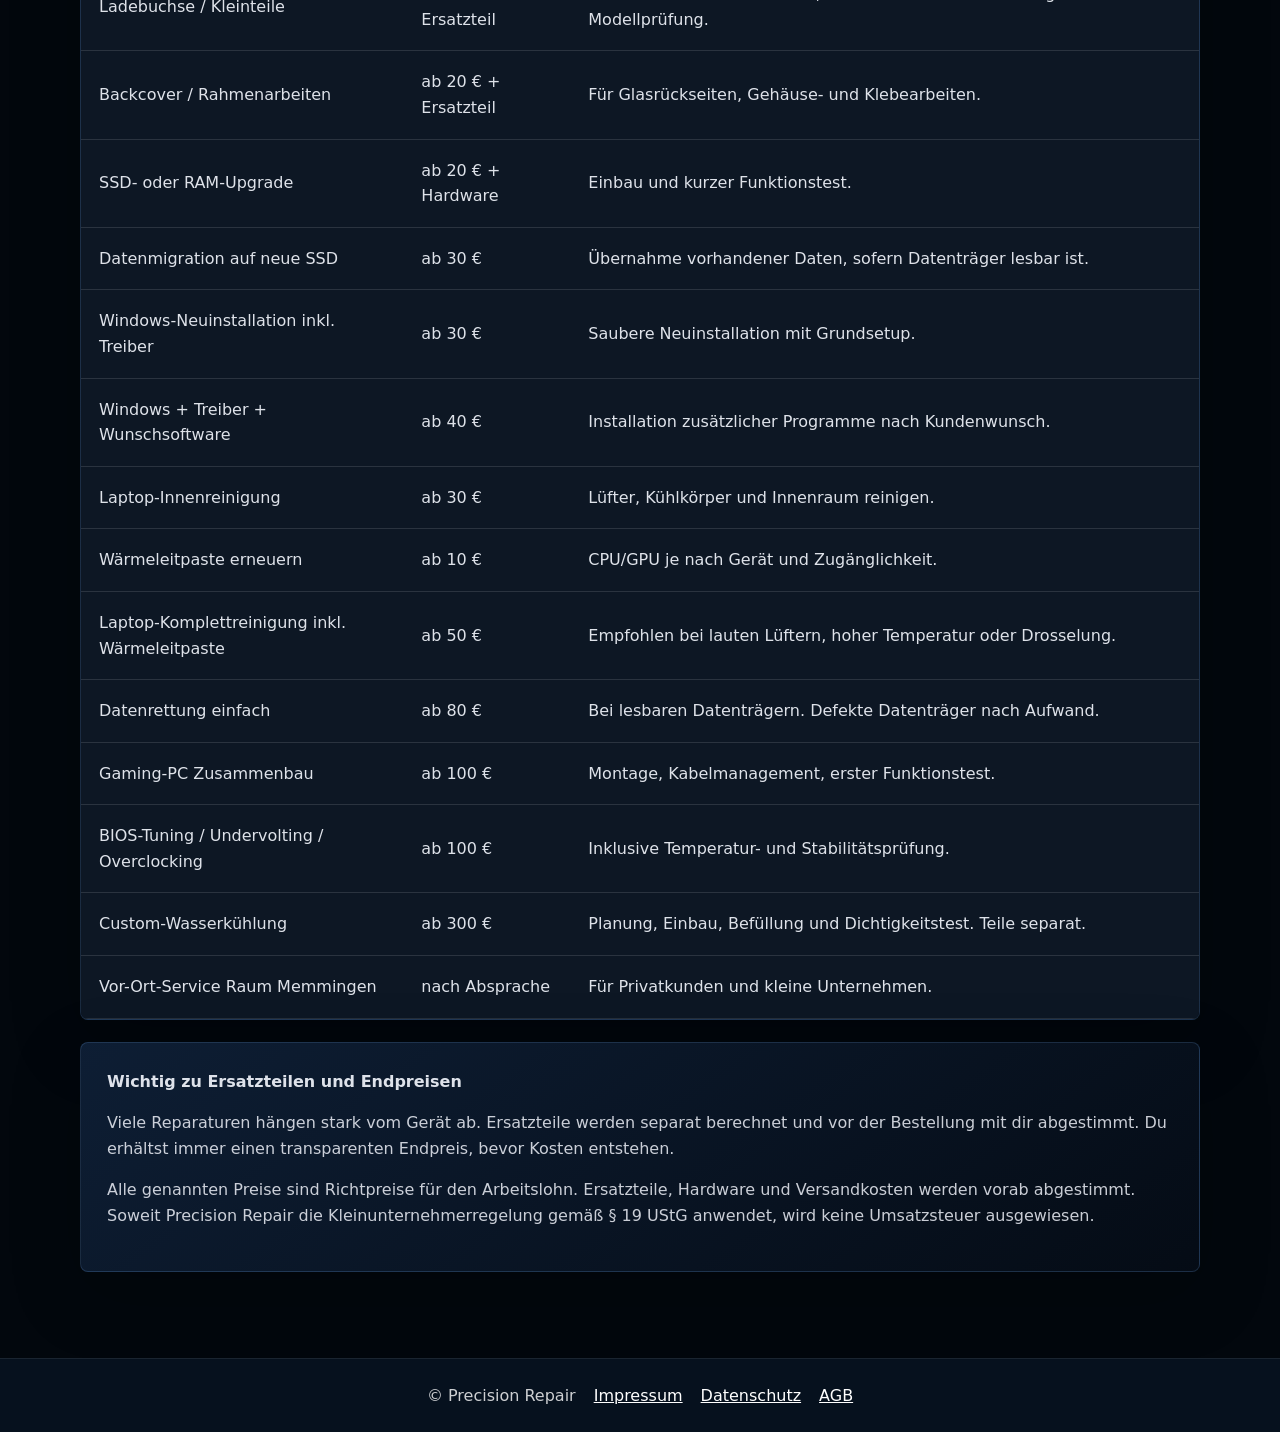
<file: preise.html>
<!doctype html>
<html lang="de">
<head>
  <meta charset="utf-8">
  <meta name="viewport" content="width=device-width, initial-scale=1">
  <title>Preise | Precision Repair</title>
  <meta name="description" content="Transparente Richtpreise für Smartphone-, Laptop- und PC-Reparaturen: Diagnose, Displaywechsel, Akkutausch, SSD-Upgrade, Windows, Gaming-PC-Builds und Custom-Wasserkühlung.">
  <link rel="canonical" href="https://precisionrepair.de/preise.html">
  <link rel="icon" href="assets/img/favicon.svg" type="image/svg+xml">
  <link rel="stylesheet" href="assets/css/styles.css?v=20260702-4">
</head>
<body>
  <header class="site-header" data-header>
    <div class="container header-inner">
      <a class="brand" href="index.html"><img src="public/images/precision-repair-logo.png" alt="" width="44" height="44"><span>Precision Repair</span></a>
      <button class="nav-toggle" type="button" aria-controls="primary-nav" aria-expanded="false" data-nav-toggle><span></span><span></span><span></span><span class="sr-only">Menü öffnen</span></button>
      <nav class="primary-nav" id="primary-nav" data-nav>
        <a href="index.html">Startseite</a><a href="leistungen.html">Leistungen</a><a class="active" href="preise.html">Preise</a><a href="portfolio.html">Portfolio</a><a href="ueber-uns.html">Über uns</a><a href="kontakt.html">Kontakt</a>
      </nav>
    </div>
  </header>
  <main>
    <section class="page-hero">
      <div class="container narrow">
        <p class="eyebrow">Preise</p>
        <h1>Transparente Richtpreise für Reparatur, Upgrade und Tuning.</h1>
        <p>Die Preise gelten als Orientierung für den Arbeitslohn. Ersatzteile, Modellvariante und Schadenbild werden vor der Reparatur transparent abgestimmt.</p>
      </div>
    </section>

    <section class="section">
      <div class="container section-heading">
        <p class="eyebrow">Arbeitslohn ohne Ersatzteile</p>
        <h2>Faire Preise mit klarer Einschätzung vorab.</h2>
        <p>Du bekommst vor jeder Reparatur einen Preisvorschlag. Wenn sich eine Reparatur wirtschaftlich nicht lohnt, sage ich dir das ehrlich.</p>
      </div>

      <div class="container price-table-wrap">
        <table class="price-table">
          <thead><tr><th>Leistung</th><th>Preis</th><th>Hinweis</th></tr></thead>
          <tbody>
            <tr><td>Kostenlose Erstdiagnose</td><td>0 €</td><td>Kostenlos, wenn eine Reparatur oder ein Auftrag folgt. Erfolgt kein Auftrag, trägt der Kunde den Rückversand.</td></tr>
            <tr><td>Smartphone-Reparaturen allgemein</td><td>ab 30 € + Ersatzteil</td><td>Arbeitslohn je nach Modell und Aufwand.</td></tr>
            <tr><td>Smartphone Akkutausch</td><td>ab 30 € + Ersatzteil</td><td>Inklusive Funktionstest vor und nach der Reparatur.</td></tr>
            <tr><td>Smartphone Displaywechsel</td><td>ab 30 € + Ersatzteil</td><td>Modellabhängig, inklusive Prüfung von Touch, Kamera und Sensoren.</td></tr>
            <tr><td>Ladebuchse / Kleinteile</td><td>ab 30 € + Ersatzteil</td><td>Nur bei modularer Bauweise, ohne Lötarbeiten. Nach Diagnose und Modellprüfung.</td></tr>
            <tr><td>Backcover / Rahmenarbeiten</td><td>ab 20 € + Ersatzteil</td><td>Für Glasrückseiten, Gehäuse- und Klebearbeiten.</td></tr>
            <tr><td>SSD- oder RAM-Upgrade</td><td>ab 20 € + Hardware</td><td>Einbau und kurzer Funktionstest.</td></tr>
            <tr><td>Datenmigration auf neue SSD</td><td>ab 30 €</td><td>Übernahme vorhandener Daten, sofern Datenträger lesbar ist.</td></tr>
            <tr><td>Windows-Neuinstallation inkl. Treiber</td><td>ab 30 €</td><td>Saubere Neuinstallation mit Grundsetup.</td></tr>
            <tr><td>Windows + Treiber + Wunschsoftware</td><td>ab 40 €</td><td>Installation zusätzlicher Programme nach Kundenwunsch.</td></tr>
            <tr><td>Laptop-Innenreinigung</td><td>ab 30 €</td><td>Lüfter, Kühlkörper und Innenraum reinigen.</td></tr>
            <tr><td>Wärmeleitpaste erneuern</td><td>ab 10 €</td><td>CPU/GPU je nach Gerät und Zugänglichkeit.</td></tr>
            <tr><td>Laptop-Komplettreinigung inkl. Wärmeleitpaste</td><td>ab 50 €</td><td>Empfohlen bei lauten Lüftern, hoher Temperatur oder Drosselung.</td></tr>
            <tr><td>Datenrettung einfach</td><td>ab 80 €</td><td>Bei lesbaren Datenträgern. Defekte Datenträger nach Aufwand.</td></tr>
            <tr><td>Gaming-PC Zusammenbau</td><td>ab 100 €</td><td>Montage, Kabelmanagement, erster Funktionstest.</td></tr>
            <tr><td>BIOS-Tuning / Undervolting / Overclocking</td><td>ab 100 €</td><td>Inklusive Temperatur- und Stabilitätsprüfung.</td></tr>
            <tr><td>Custom-Wasserkühlung</td><td>ab 300 €</td><td>Planung, Einbau, Befüllung und Dichtigkeitstest. Teile separat.</td></tr>
            <tr><td>Vor-Ort-Service Raum Memmingen</td><td>nach Absprache</td><td>Für Privatkunden und kleine Unternehmen.</td></tr>
          </tbody>
        </table>
      </div>

      <div class="container notice">
        <strong>Wichtig zu Ersatzteilen und Endpreisen</strong>
        <p>Viele Reparaturen hängen stark vom Gerät ab. Ersatzteile werden separat berechnet und vor der Bestellung mit dir abgestimmt. Du erhältst immer einen transparenten Endpreis, bevor Kosten entstehen.</p>
        <p>Alle genannten Preise sind Richtpreise für den Arbeitslohn. Ersatzteile, Hardware und Versandkosten werden vorab abgestimmt. Soweit Precision Repair die Kleinunternehmerregelung gemäß § 19 UStG anwendet, wird keine Umsatzsteuer ausgewiesen.</p>
      </div>
    </section>
  </main>
  <footer class="site-footer compact"><div class="container footer-bottom"><span>© Precision Repair</span><a href="impressum.html">Impressum</a><a href="datenschutz.html">Datenschutz</a><a href="agb.html">AGB</a></div></footer>
  <a class="whatsapp-float" href="https://wa.me/491742716936?text=Hallo%20Precision%20Repair%2C%20ich%20m%C3%B6chte%20eine%20Reparatur%20anfragen." target="_blank" rel="noopener" aria-label="WhatsApp Nachricht senden">WA</a>
  <script src="assets/js/main.js?v=20260705-1"></script>
</body>
</html>
</file>
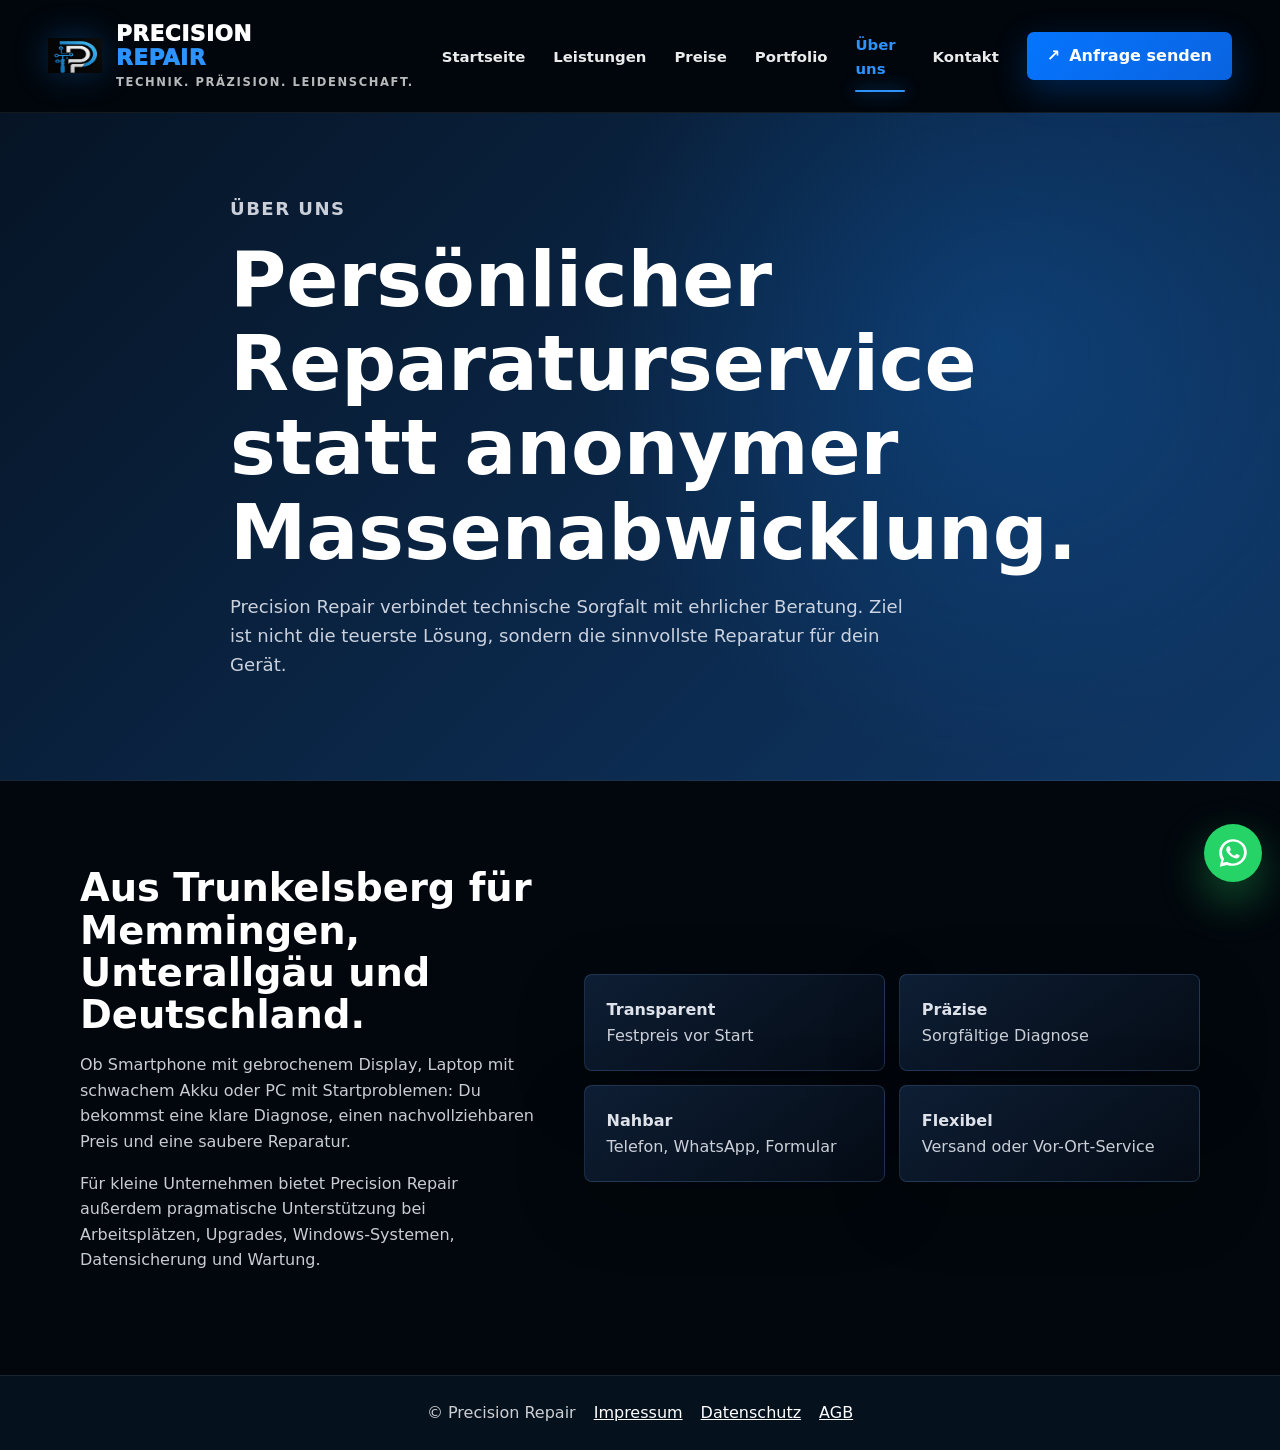
<file: ueber-uns.html>
<!doctype html>
<html lang="de">
<head>
  <meta charset="utf-8">
  <meta name="viewport" content="width=device-width, initial-scale=1">
  <title>Über uns | Precision Repair</title>
  <meta name="description" content="Precision Repair aus Trunkelsberg bei Memmingen steht für präzise Reparaturen, transparente Beratung und persönlichen Technik-Service.">
  <link rel="canonical" href="https://infoprecisionrepair-png.github.io/precisionrepair/ueber-uns.html">
  <link rel="icon" href="assets/img/favicon.svg" type="image/svg+xml">
  <link rel="stylesheet" href="assets/css/styles.css?v=20260702-4">
</head>
<body>
  <header class="site-header" data-header>
    <div class="container header-inner">
      <a class="brand" href="index.html"><img src="public/images/precision-repair-logo.png" alt="" width="44" height="44"><span>Precision Repair</span></a>
      <button class="nav-toggle" type="button" aria-controls="primary-nav" aria-expanded="false" data-nav-toggle><span></span><span></span><span></span><span class="sr-only">Menü öffnen</span></button>
      <nav class="primary-nav" id="primary-nav" data-nav>
        <a href="index.html">Startseite</a><a href="leistungen.html">Leistungen</a><a href="preise.html">Preise</a><a href="portfolio.html">Portfolio</a><a class="active" href="ueber-uns.html">Über uns</a><a href="kontakt.html">Kontakt</a>
      </nav>
    </div>
  </header>
  <main>
    <section class="page-hero">
      <div class="container narrow">
        <p class="eyebrow">Über uns</p>
        <h1>Persönlicher Reparaturservice statt anonymer Massenabwicklung.</h1>
        <p>Precision Repair verbindet technische Sorgfalt mit ehrlicher Beratung. Ziel ist nicht die teuerste Lösung, sondern die sinnvollste Reparatur für dein Gerät.</p>
      </div>
    </section>
    <section class="section">
      <div class="container split about-split">
        <div>
          <h2>Aus Trunkelsberg für Memmingen, Unterallgäu und Deutschland.</h2>
          <p>Ob Smartphone mit gebrochenem Display, Laptop mit schwachem Akku oder PC mit Startproblemen: Du bekommst eine klare Diagnose, einen nachvollziehbaren Preis und eine saubere Reparatur.</p>
          <p>Für kleine Unternehmen bietet Precision Repair außerdem pragmatische Unterstützung bei Arbeitsplätzen, Upgrades, Windows-Systemen, Datensicherung und Wartung.</p>
        </div>
        <div class="values">
          <div><strong>Transparent</strong><span>Festpreis vor Start</span></div>
          <div><strong>Präzise</strong><span>Sorgfältige Diagnose</span></div>
          <div><strong>Nahbar</strong><span>Telefon, WhatsApp, Formular</span></div>
          <div><strong>Flexibel</strong><span>Versand oder Vor-Ort-Service</span></div>
        </div>
      </div>
    </section>
  </main>
  <footer class="site-footer compact"><div class="container footer-bottom"><span>© Precision Repair</span><a href="impressum.html">Impressum</a><a href="datenschutz.html">Datenschutz</a></div></footer>
  <a class="whatsapp-float" href="https://wa.me/491742716936?text=Hallo%20Precision%20Repair%2C%20ich%20m%C3%B6chte%20eine%20Reparatur%20anfragen." target="_blank" rel="noopener" aria-label="WhatsApp Nachricht senden">WA</a>
  <script src="assets/js/main.js?v=20260702-4"></script>
</body>
</html>
</file>
<file: assets/css/styles.css>
:root {
  --navy: #071b33;
  --navy-2: #0d2a4a;
  --ink: #102033;
  --muted: #617086;
  --line: #dfe7f1;
  --bg: #f7f9fc;
  --white: #ffffff;
  --accent: #18a999;
  --accent-2: #f2b84b;
  --shadow: 0 18px 50px rgba(7, 27, 51, .14);
  --radius: 8px;
}

* { box-sizing: border-box; }
html { scroll-behavior: smooth; }
body {
  margin: 0;
  font-family: Inter, ui-sans-serif, system-ui, -apple-system, BlinkMacSystemFont, "Segoe UI", sans-serif;
  color: var(--ink);
  background: var(--white);
  line-height: 1.6;
}

a { color: inherit; }
img { max-width: 100%; display: block; }
[hidden] { display: none !important; }
.container { width: min(1120px, calc(100% - 40px)); margin: 0 auto; }
.narrow { width: min(820px, calc(100% - 40px)); }
.sr-only, .skip-link {
  position: absolute;
  width: 1px;
  height: 1px;
  overflow: hidden;
  clip: rect(0, 0, 0, 0);
}
.skip-link:focus {
  width: auto;
  height: auto;
  clip: auto;
  z-index: 100;
  left: 16px;
  top: 16px;
  padding: 10px 14px;
  background: var(--white);
  border-radius: var(--radius);
}

.site-header {
  position: sticky;
  top: 0;
  z-index: 50;
  background: rgba(255, 255, 255, .92);
  backdrop-filter: blur(14px);
  border-bottom: 1px solid rgba(223, 231, 241, .8);
}
.header-inner {
  min-height: 76px;
  display: flex;
  align-items: center;
  justify-content: space-between;
  gap: 24px;
}
.brand {
  display: inline-flex;
  align-items: center;
  gap: 12px;
  text-decoration: none;
  font-weight: 800;
  color: var(--navy);
  letter-spacing: 0;
}
.brand img {
  width: 44px;
  height: 44px;
  object-fit: cover;
  border-radius: 8px;
  background: var(--navy);
}
.primary-nav { display: flex; gap: 8px; align-items: center; }
.primary-nav a {
  text-decoration: none;
  color: var(--muted);
  font-weight: 700;
  padding: 10px 12px;
  border-radius: var(--radius);
}
.primary-nav a:hover, .primary-nav a.active { color: var(--navy); background: #eef5fb; }
.nav-toggle {
  display: none;
  width: 44px;
  height: 44px;
  border: 1px solid var(--line);
  border-radius: var(--radius);
  background: var(--white);
}
.nav-toggle span:not(.sr-only) {
  display: block;
  width: 20px;
  height: 2px;
  background: var(--navy);
  margin: 5px auto;
}

.hero {
  background:
    radial-gradient(circle at 80% 20%, rgba(24, 169, 153, .18), transparent 32%),
    linear-gradient(135deg, var(--navy) 0%, var(--navy-2) 58%, #10395f 100%);
  color: var(--white);
  padding: 84px 0 70px;
  min-height: 680px;
  display: flex;
  align-items: center;
}
.hero-grid {
  display: grid;
  grid-template-columns: minmax(0, 1.05fr) minmax(360px, .95fr);
  gap: 56px;
  align-items: center;
}
.eyebrow {
  margin: 0 0 14px;
  color: var(--accent);
  font-weight: 800;
  text-transform: uppercase;
  font-size: .78rem;
  letter-spacing: .08em;
}
h1, h2, h3 { line-height: 1.1; margin: 0; color: inherit; letter-spacing: 0; }
h1 { font-size: clamp(2.4rem, 6vw, 4.9rem); max-width: 760px; }
h2 { font-size: clamp(1.8rem, 3vw, 3rem); }
h3 { font-size: 1.25rem; }
.lead, .page-hero p, .section-heading p {
  font-size: 1.13rem;
  color: rgba(255, 255, 255, .82);
  max-width: 680px;
}
.hero-actions, .cta-actions {
  display: flex;
  flex-wrap: wrap;
  gap: 12px;
  margin-top: 32px;
}
.btn {
  display: inline-flex;
  align-items: center;
  justify-content: center;
  min-height: 48px;
  padding: 12px 18px;
  border-radius: var(--radius);
  border: 1px solid transparent;
  text-decoration: none;
  font-weight: 800;
  cursor: pointer;
  font: inherit;
}
.btn-primary { background: var(--accent); color: #041620; }
.btn-primary:hover { background: #35c3b5; }
.btn-secondary { background: var(--white); color: var(--navy); }
.btn-secondary:hover { background: #eaf2f8; }
.btn-ghost { background: transparent; color: var(--navy); border-color: var(--line); }
.full { width: 100%; }
.trust-row {
  display: flex;
  flex-wrap: wrap;
  gap: 10px;
  margin-top: 28px;
}
.trust-row span {
  border: 1px solid rgba(255, 255, 255, .18);
  border-radius: 999px;
  padding: 8px 12px;
  color: rgba(255, 255, 255, .86);
  font-weight: 700;
  font-size: .92rem;
}

.hero-panel {
  min-height: 500px;
  position: relative;
  border: 1px solid rgba(255, 255, 255, .16);
  border-radius: 20px;
  background: rgba(255, 255, 255, .08);
  box-shadow: var(--shadow);
  overflow: hidden;
}
.device-visual {
  position: absolute;
  inset: 60px 40px 40px;
}
.phone {
  position: absolute;
  width: 150px;
  height: 280px;
  left: 28px;
  top: 60px;
  border: 12px solid #eaf6ff;
  border-radius: 28px;
  background: linear-gradient(160deg, #0a2039, #156b84);
  box-shadow: 0 25px 60px rgba(0, 0, 0, .35);
}
.phone:after {
  content: "";
  position: absolute;
  inset: 46px 28px;
  border-top: 3px solid rgba(255, 255, 255, .5);
  transform: rotate(-18deg);
}
.laptop {
  position: absolute;
  width: 280px;
  height: 170px;
  right: 8px;
  bottom: 56px;
  border: 12px solid #eaf6ff;
  border-radius: 14px 14px 4px 4px;
  background: linear-gradient(150deg, #132f51, #18a999);
}
.laptop:after {
  content: "";
  position: absolute;
  height: 16px;
  left: -34px;
  right: -34px;
  bottom: -36px;
  background: #dbe8f3;
  border-radius: 0 0 18px 18px;
}
.tool-chip {
  position: absolute;
  right: 56px;
  top: 58px;
  background: var(--accent-2);
  color: var(--navy);
  font-weight: 900;
  padding: 12px 16px;
  border-radius: var(--radius);
}
.chip-two { right: 210px; top: 210px; background: var(--white); }
.device-card, .diagnostic-card {
  position: absolute;
  z-index: 2;
  background: var(--white);
  color: var(--navy);
  border-radius: var(--radius);
  box-shadow: var(--shadow);
  padding: 18px;
}
.device-card { left: 28px; top: 28px; }
.device-card p, .diagnostic-card span, .diagnostic-card small { margin: 0; color: var(--muted); }
.device-card strong, .diagnostic-card strong { display: block; font-size: 1.35rem; }
.diagnostic-card { right: 30px; bottom: 28px; min-width: 150px; }
.status-dot {
  display: inline-block;
  width: 10px;
  height: 10px;
  background: var(--accent);
  border-radius: 50%;
}

.section { padding: 86px 0; }
.section-heading { margin-bottom: 34px; }
.section-heading p, .page-hero p, .detail-card p, .notice p, .about-split p { color: var(--muted); }
.service-grid, .detail-grid {
  display: grid;
  grid-template-columns: repeat(3, minmax(0, 1fr));
  gap: 18px;
}
.service-card, .detail-card, .notice, .contact-form, .contact-panel, .portfolio-card {
  border: 1px solid var(--line);
  border-radius: var(--radius);
  background: var(--white);
  padding: 26px;
  box-shadow: 0 8px 26px rgba(7, 27, 51, .06);
}
.service-card p, .detail-card li { color: var(--muted); }
.service-card img { margin-bottom: 18px; }
.portfolio-section { background: var(--white); }
.portfolio-grid {
  display: grid;
  grid-template-columns: repeat(3, minmax(0, 1fr));
  gap: 18px;
}
.portfolio-card {
  padding: 0;
  overflow: hidden;
}
.portfolio-card img {
  width: 100%;
  aspect-ratio: 1.45 / 1;
  height: auto;
  object-fit: cover;
  background: var(--navy);
}
.portfolio-card h3 {
  padding: 18px;
  font-size: 1.05rem;
}
.centered-action {
  display: flex;
  justify-content: center;
  margin-top: 28px;
}
.portfolio-tools {
  display: flex;
  flex-wrap: wrap;
  gap: 10px;
  margin-bottom: 26px;
}
.filter-btn {
  border: 1px solid var(--line);
  border-radius: var(--radius);
  background: var(--white);
  color: var(--navy);
  padding: 10px 14px;
  font: inherit;
  font-weight: 800;
  cursor: pointer;
}
.filter-btn:hover,
.filter-btn.active {
  border-color: rgba(24, 169, 153, .55);
  background: #eef8f7;
}
.gallery-grid {
  display: grid;
  grid-template-columns: repeat(3, minmax(0, 1fr));
  gap: 18px;
}
.gallery-card {
  overflow: hidden;
  border: 1px solid var(--line);
  border-radius: var(--radius);
  background: var(--white);
  box-shadow: 0 8px 26px rgba(7, 27, 51, .06);
}
.gallery-card a {
  display: block;
  background: var(--navy);
}
.gallery-card img {
  width: 100%;
  aspect-ratio: 4 / 3;
  object-fit: cover;
}
.gallery-card span {
  display: inline-flex;
  margin: 18px 18px 10px;
  padding: 5px 9px;
  border-radius: 999px;
  background: #eef5fb;
  color: var(--navy);
  font-size: .78rem;
  font-weight: 900;
}
.gallery-card h3,
.gallery-card p {
  padding: 0 18px;
}
.gallery-card h3 {
  font-size: 1.05rem;
}
.gallery-card p {
  margin: 10px 0 20px;
  color: var(--muted);
}
.feature-image {
  width: 100%;
  border-radius: var(--radius);
  box-shadow: var(--shadow);
  object-fit: cover;
}
.feature-gallery {
  display: grid;
  grid-template-columns: .8fr 1.2fr;
  gap: 14px;
  align-items: stretch;
}
.feature-gallery .feature-image {
  height: 100%;
  min-height: 360px;
}
.image-band .split { align-items: center; }
.band { background: var(--bg); }
.split {
  display: grid;
  grid-template-columns: minmax(0, .85fr) minmax(320px, 1.15fr);
  gap: 48px;
  align-items: start;
}
.steps { display: grid; gap: 14px; }
.step {
  display: grid;
  grid-template-columns: 48px 1fr;
  gap: 6px 16px;
  align-items: start;
  background: var(--white);
  border: 1px solid var(--line);
  border-radius: var(--radius);
  padding: 18px;
}
.step span {
  grid-row: span 2;
  width: 42px;
  height: 42px;
  display: inline-flex;
  align-items: center;
  justify-content: center;
  background: var(--navy);
  color: var(--white);
  border-radius: var(--radius);
  font-weight: 900;
}
.step p { margin: 0; color: var(--muted); }
.cta-section { padding-top: 0; }
.cta {
  display: flex;
  justify-content: space-between;
  gap: 28px;
  align-items: center;
  background: var(--navy);
  color: var(--white);
  border-radius: 16px;
  padding: 38px;
}
.cta p { color: rgba(255, 255, 255, .8); }
.page-hero {
  background: linear-gradient(135deg, var(--navy), var(--navy-2));
  color: var(--white);
  padding: 82px 0;
}
.detail-grid { grid-template-columns: repeat(2, minmax(0, 1fr)); }
.detail-card ul { padding-left: 20px; margin-bottom: 0; }
.detail-card.highlight { background: #eef8f7; border-color: rgba(24, 169, 153, .3); }
.text-link { color: var(--navy); font-weight: 900; }
.price-table-wrap { overflow-x: auto; border: 1px solid var(--line); border-radius: var(--radius); }
.price-table { width: 100%; border-collapse: collapse; background: var(--white); min-width: 680px; }
.price-table th, .price-table td { text-align: left; padding: 18px; border-bottom: 1px solid var(--line); }
.price-table th { background: var(--navy); color: var(--white); }
.notice { margin-top: 22px; }
.about-split { align-items: center; }
.values {
  display: grid;
  grid-template-columns: repeat(2, minmax(0, 1fr));
  gap: 14px;
}
.values div {
  background: var(--bg);
  border: 1px solid var(--line);
  border-radius: var(--radius);
  padding: 22px;
}
.values strong, .values span { display: block; }
.values span { color: var(--muted); }
.contact-grid {
  display: grid;
  grid-template-columns: minmax(0, 1.15fr) minmax(320px, .85fr);
  gap: 24px;
  align-items: start;
}
.contact-form { display: grid; gap: 10px; }
.contact-form label { font-weight: 800; }
input, textarea {
  width: 100%;
  border: 1px solid var(--line);
  border-radius: var(--radius);
  padding: 13px 14px;
  font: inherit;
  color: var(--ink);
}
input:focus, textarea:focus {
  outline: 3px solid rgba(24, 169, 153, .2);
  border-color: var(--accent);
}
.checkbox {
  display: grid;
  grid-template-columns: 20px 1fr;
  gap: 10px;
  align-items: start;
  font-weight: 500;
  color: var(--muted);
}
.checkbox input { width: 18px; margin-top: 4px; }
.contact-panel h2 { margin-bottom: 20px; }
.contact-panel p { color: var(--muted); }
.map-consent, .map-frame {
  margin-top: 18px;
  min-height: 260px;
  border: 1px solid var(--line);
  border-radius: var(--radius);
  background: var(--bg);
  display: grid;
  place-items: center;
  text-align: center;
  padding: 20px;
}
.map-frame iframe { width: 100%; height: 260px; border: 0; border-radius: var(--radius); }
.legal-page { padding: 72px 0; }
.legal-page h1 { color: var(--navy); font-size: clamp(2rem, 4vw, 3.4rem); }
.legal-page h2 { color: var(--navy); font-size: 1.5rem; margin-top: 30px; }
.legal-page p { color: var(--muted); }

.site-footer {
  background: var(--navy);
  color: var(--white);
  padding: 48px 0;
}
.footer-grid {
  display: grid;
  grid-template-columns: 1.5fr 1fr 1fr 1fr;
  gap: 28px;
}
.footer-brand { color: var(--white); margin-bottom: 14px; }
.site-footer h2 { font-size: 1rem; margin-bottom: 10px; }
.site-footer p, .site-footer a { color: rgba(255, 255, 255, .76); }
.compact { padding: 24px 0; }
.footer-bottom {
  display: flex;
  gap: 18px;
  justify-content: center;
  flex-wrap: wrap;
}
.whatsapp-float {
  position: fixed;
  right: 18px;
  bottom: 18px;
  z-index: 60;
  width: 58px;
  height: 58px;
  display: inline-flex;
  align-items: center;
  justify-content: center;
  border-radius: 50%;
  background: #25d366;
  color: #052011;
  font-weight: 900;
  text-decoration: none;
  box-shadow: 0 14px 34px rgba(7, 27, 51, .25);
}

@media (max-width: 900px) {
  .nav-toggle { display: block; }
  .primary-nav {
    position: absolute;
    left: 20px;
    right: 20px;
    top: 76px;
    display: none;
    flex-direction: column;
    align-items: stretch;
    background: var(--white);
    border: 1px solid var(--line);
    border-radius: var(--radius);
    padding: 10px;
    box-shadow: var(--shadow);
  }
  .primary-nav.open { display: flex; }
  .hero { min-height: auto; padding: 58px 0; }
  .hero-grid, .split, .contact-grid, .footer-grid {
    grid-template-columns: 1fr;
  }
  .hero-panel { min-height: 430px; }
  .service-grid, .detail-grid, .portfolio-grid, .gallery-grid { grid-template-columns: 1fr; }
  .feature-gallery { grid-template-columns: 1fr; }
  .feature-gallery .feature-image { min-height: 260px; }
  .cta { align-items: stretch; flex-direction: column; }
}

@media (max-width: 560px) {
  .container, .narrow { width: min(100% - 28px, 1120px); }
  .header-inner { min-height: 68px; }
  .primary-nav { top: 68px; left: 14px; right: 14px; }
  .brand span { font-size: .98rem; }
  .hero-copy h1 { font-size: 2.35rem; }
  .hero-panel { min-height: 360px; }
  .device-visual { inset: 50px 18px 24px; }
  .phone { width: 112px; height: 214px; left: 4px; top: 70px; }
  .laptop { width: 190px; height: 120px; right: 0; bottom: 54px; }
  .tool-chip { right: 26px; top: 72px; }
  .chip-two { right: 132px; top: 210px; }
  .device-card, .diagnostic-card { padding: 12px; }
  .device-card strong, .diagnostic-card strong { font-size: 1.05rem; }
  .section, .page-hero { padding: 56px 0; }
  .values { grid-template-columns: 1fr; }
  .cta { padding: 26px; border-radius: var(--radius); }
  .whatsapp-float { width: 52px; height: 52px; }
}

/* Homepage only: clean Spezialgebiete cards */
body.dream-home .specialties-section .specialties-grid {
  display: grid !important;
  grid-template-columns: repeat(3, minmax(0, 1fr)) !important;
  gap: 24px !important;
  align-items: stretch !important;
}

body.dream-home .specialties-section .specialty-card {
  min-width: 0 !important;
  display: flex !important;
  flex-direction: column !important;
  overflow: hidden !important;
  border: 1px solid rgba(122, 181, 255, .18) !important;
  border-radius: 28px !important;
  background: linear-gradient(145deg, rgba(14, 31, 54, .96), rgba(5, 12, 22, .96)) !important;
  box-shadow: 0 22px 70px rgba(0, 0, 0, .24) !important;
}

body.dream-home .specialties-section .specialty-image {
  -webkit-appearance: none !important;
  appearance: none !important;
  position: relative !important;
  display: block !important;
  width: 100% !important;
  height: clamp(240px, 26vw, 320px) !important;
  margin: 0 !important;
  padding: 0 !important;
  border: 0 !important;
  border-radius: 28px 28px 0 0 !important;
  overflow: hidden !important;
  background: #071323 !important;
  line-height: 0 !important;
  cursor: pointer !important;
}

body.dream-home .specialties-section .specialty-image img {
  display: block !important;
  width: 100% !important;
  height: 100% !important;
  max-width: none !important;
  object-fit: cover !important;
  object-position: center !important;
  border: 0 !important;
  border-radius: 0 !important;
  background: #071323 !important;
  transform: none !important;
}

body.dream-home .specialties-section .specialty-content {
  display: grid !important;
  gap: 12px !important;
  padding: 22px 22px 26px !important;
}

body.dream-home .specialties-section .specialty-content h3 {
  margin: 0 !important;
  color: #fff !important;
  font-size: clamp(1.25rem, 2vw, 1.65rem) !important;
  line-height: 1.1 !important;
}

body.dream-home .specialties-section .specialty-content p {
  margin: 0 !important;
  color: rgba(245, 248, 255, .78) !important;
}

body.dream-home .specialties-section .details-btn,
body.dream-home .specialties-section .project-trigger-text {
  display: none !important;
}

body.dream-home .specialties-section .split-control {
  position: absolute !important;
  left: 50% !important;
  bottom: 12px !important;
  transform: translateX(-50%) !important;
  z-index: 2 !important;
  display: inline-flex !important;
  align-items: center !important;
  justify-content: center !important;
  min-width: 38px !important;
  height: 22px !important;
  padding: 0 10px !important;
  border-radius: 999px !important;
  background: rgba(255, 255, 255, .92) !important;
  color: #07182c !important;
  font-size: .78rem !important;
  font-weight: 900 !important;
  line-height: 1 !important;
  box-shadow: 0 10px 26px rgba(0, 0, 0, .25) !important;
}

@media (max-width: 900px) {
  body.dream-home .specialties-section .specialties-grid {
    grid-template-columns: 1fr !important;
    gap: 22px !important;
  }

  body.dream-home .specialties-section .specialty-image {
    height: clamp(250px, 62vw, 360px) !important;
  }
}

@media (max-width: 560px) {
  body.dream-home .specialties-section .specialty-card {
    border-radius: 24px !important;
  }

  body.dream-home .specialties-section .specialty-image {
    height: clamp(230px, 68vw, 330px) !important;
    border-radius: 24px 24px 0 0 !important;
  }

  body.dream-home .specialties-section .specialty-content {
    padding: 18px 18px 22px !important;
  }
}

/* Homepage only: prevent mobile sideways dragging */
body.dream-home {
  width: 100% !important;
  max-width: 100% !important;
  overflow-x: hidden !important;
}

body.dream-home .premium-main,
body.dream-home .premium-hero,
body.dream-home .specialties-section {
  max-width: 100vw !important;
  overflow-x: hidden !important;
}

body.dream-home .premium-hero-grid,
body.dream-home .specialties-section .container,
body.dream-home .specialties-grid,
body.dream-home .section-title {
  max-width: min(1120px, calc(100vw - 40px)) !important;
}

body.dream-home .premium-trust,
body.dream-home .premium-actions {
  max-width: 100% !important;
  flex-wrap: wrap !important;
}

body.dream-home .premium-trust span,
body.dream-home .premium-actions a {
  min-width: 0 !important;
  white-space: normal !important;
}

@media (max-width: 760px) {
  body.dream-home .hero-visual {
    max-width: 100vw !important;
    overflow: hidden !important;
  }

  body.dream-home .premium-hero-grid,
  body.dream-home .specialties-section .container,
  body.dream-home .specialties-grid,
  body.dream-home .section-title {
    max-width: calc(100vw - 28px) !important;
  }
}
</file>
